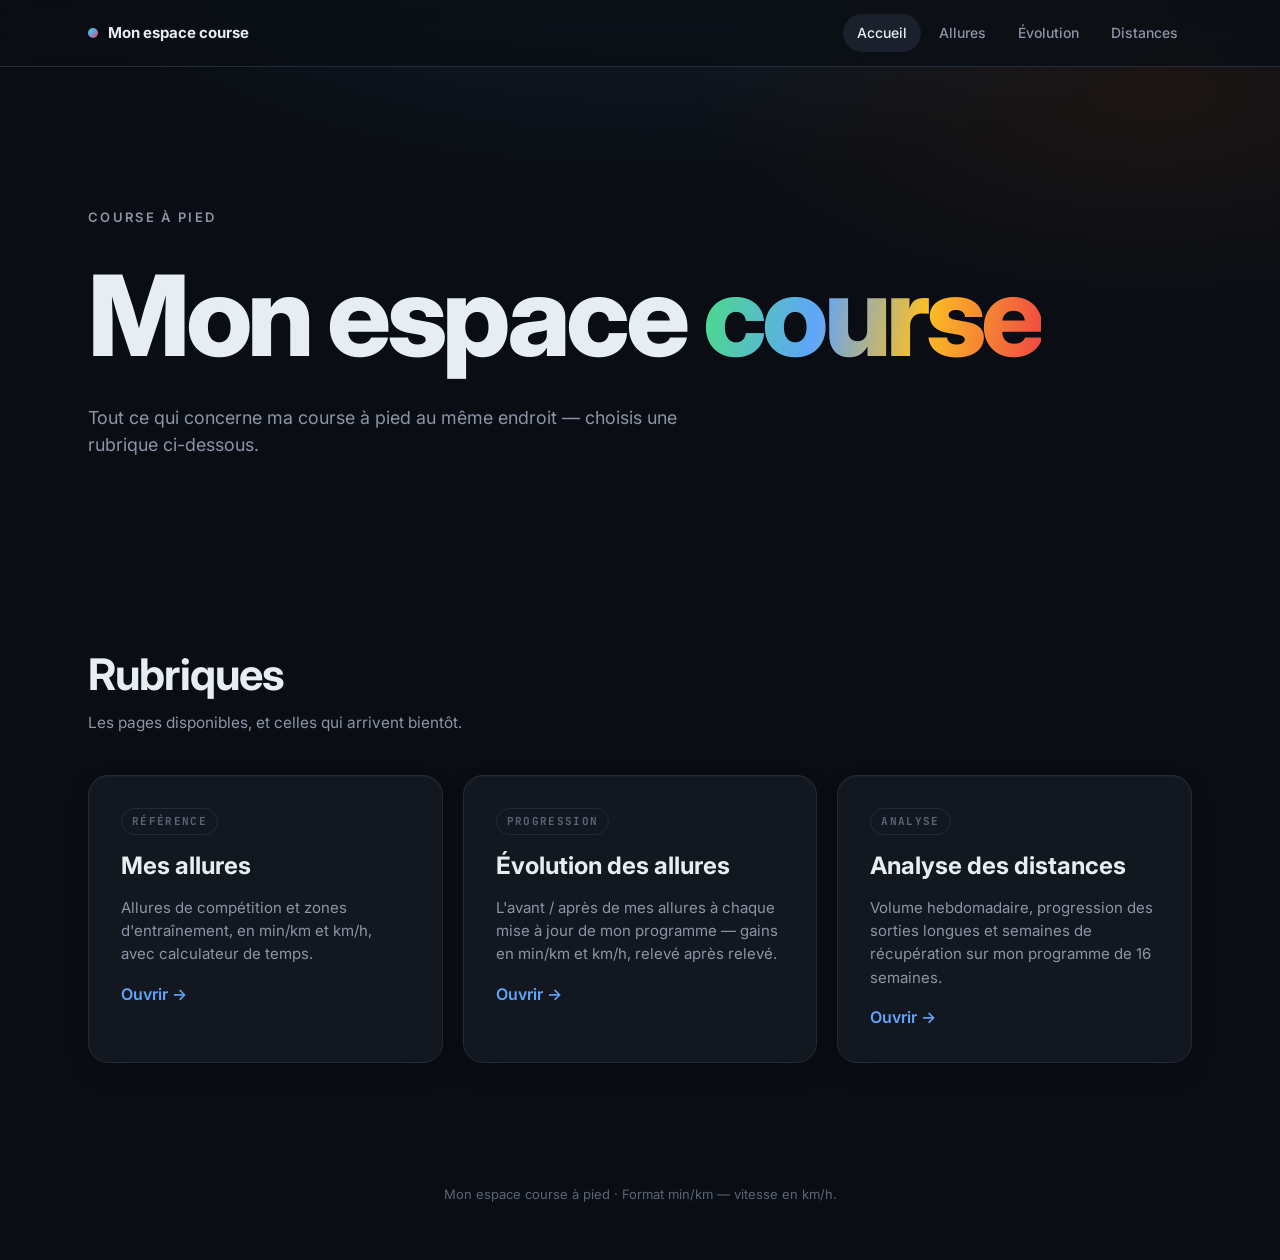
<file: index.html>
<!DOCTYPE html>
<html lang="fr">
  <head>
    <meta charset="UTF-8" />
    <meta name="viewport" content="width=device-width, initial-scale=1.0" />
    <title>Accueil · Course à pied</title>
    <meta name="description" content="Mon espace course à pied — allures personnelles et plus à venir." />

    <link rel="preconnect" href="https://fonts.googleapis.com" />
    <link rel="preconnect" href="https://fonts.gstatic.com" crossorigin />
    <link
      href="https://fonts.googleapis.com/css2?family=Inter:wght@400;500;600;700;800&family=JetBrains+Mono:wght@500;700&display=swap"
      rel="stylesheet"
    />

    <link rel="stylesheet" href="style.css" />
  </head>

  <body>
    <nav class="site-nav" aria-label="Navigation principale">
      <div class="site-nav__inner">
        <a class="site-nav__brand" href="/">
          <span class="site-nav__brand-dot" aria-hidden="true"></span>
          Mon espace course
        </a>
        <div class="site-nav__links">
          <a class="site-nav__link" href="/" aria-current="page">Accueil</a>
          <a class="site-nav__link" href="/allures">Allures</a>
          <a class="site-nav__link" href="/evolution">Évolution</a>
          <a class="site-nav__link" href="/distance">Distances</a>
        </div>
      </div>
    </nav>

    <header class="hero">
      <div class="hero__inner">
        <p class="hero__eyebrow">Course à pied</p>
        <h1 class="hero__title">
          Mon espace <span class="hero__title-accent">course</span>
        </h1>
        <p class="hero__subtitle">
          Tout ce qui concerne ma course à pied au même endroit — choisis une
          rubrique ci-dessous.
        </p>
      </div>
    </header>

    <main>
      <section class="section" aria-labelledby="hub-title">
        <div class="section__header">
          <h2 id="hub-title" class="section__title">Rubriques</h2>
          <p class="section__subtitle">
            Les pages disponibles, et celles qui arrivent bientôt.
          </p>
        </div>

        <div class="nav-grid">
          <a class="nav-card" href="/allures">
            <span class="nav-card__tag">Référence</span>
            <span class="nav-card__title">Mes allures</span>
            <span class="nav-card__desc">
              Allures de compétition et zones d'entraînement, en min/km et km/h,
              avec calculateur de temps.
            </span>
            <span class="nav-card__cta">Ouvrir →</span>
          </a>

          <a class="nav-card" href="/evolution">
            <span class="nav-card__tag">Progression</span>
            <span class="nav-card__title">Évolution des allures</span>
            <span class="nav-card__desc">
              L'avant / après de mes allures à chaque mise à jour de mon
              programme — gains en min/km et km/h, relevé après relevé.
            </span>
            <span class="nav-card__cta">Ouvrir →</span>
          </a>

          <a class="nav-card" href="/distance">
            <span class="nav-card__tag">Analyse</span>
            <span class="nav-card__title">Analyse des distances</span>
            <span class="nav-card__desc">
              Volume hebdomadaire, progression des sorties longues et semaines
              de récupération sur mon programme de 16 semaines.
            </span>
            <span class="nav-card__cta">Ouvrir →</span>
          </a>
        </div>
      </section>
    </main>

    <footer class="footer">
      <p>Mon espace course à pied · Format min/km — vitesse en km/h.</p>
    </footer>
  </body>
</html>
</file>
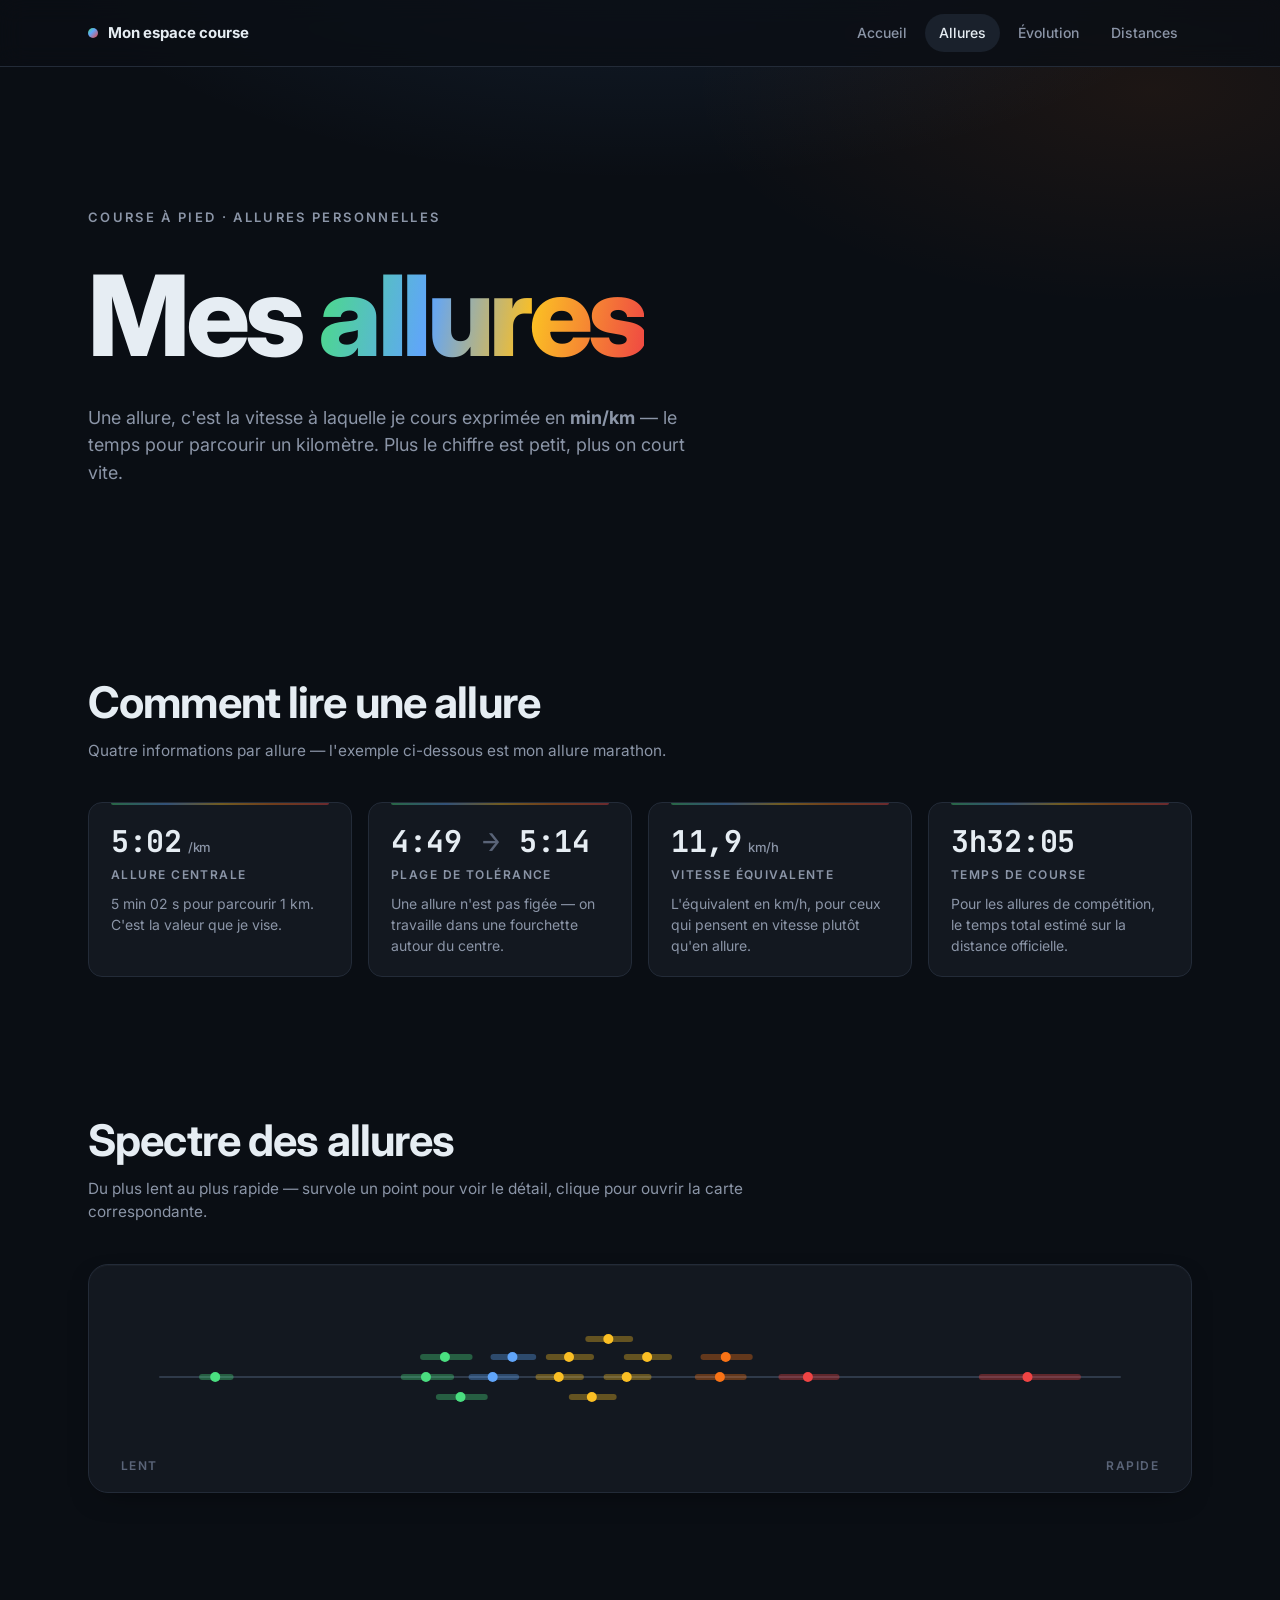
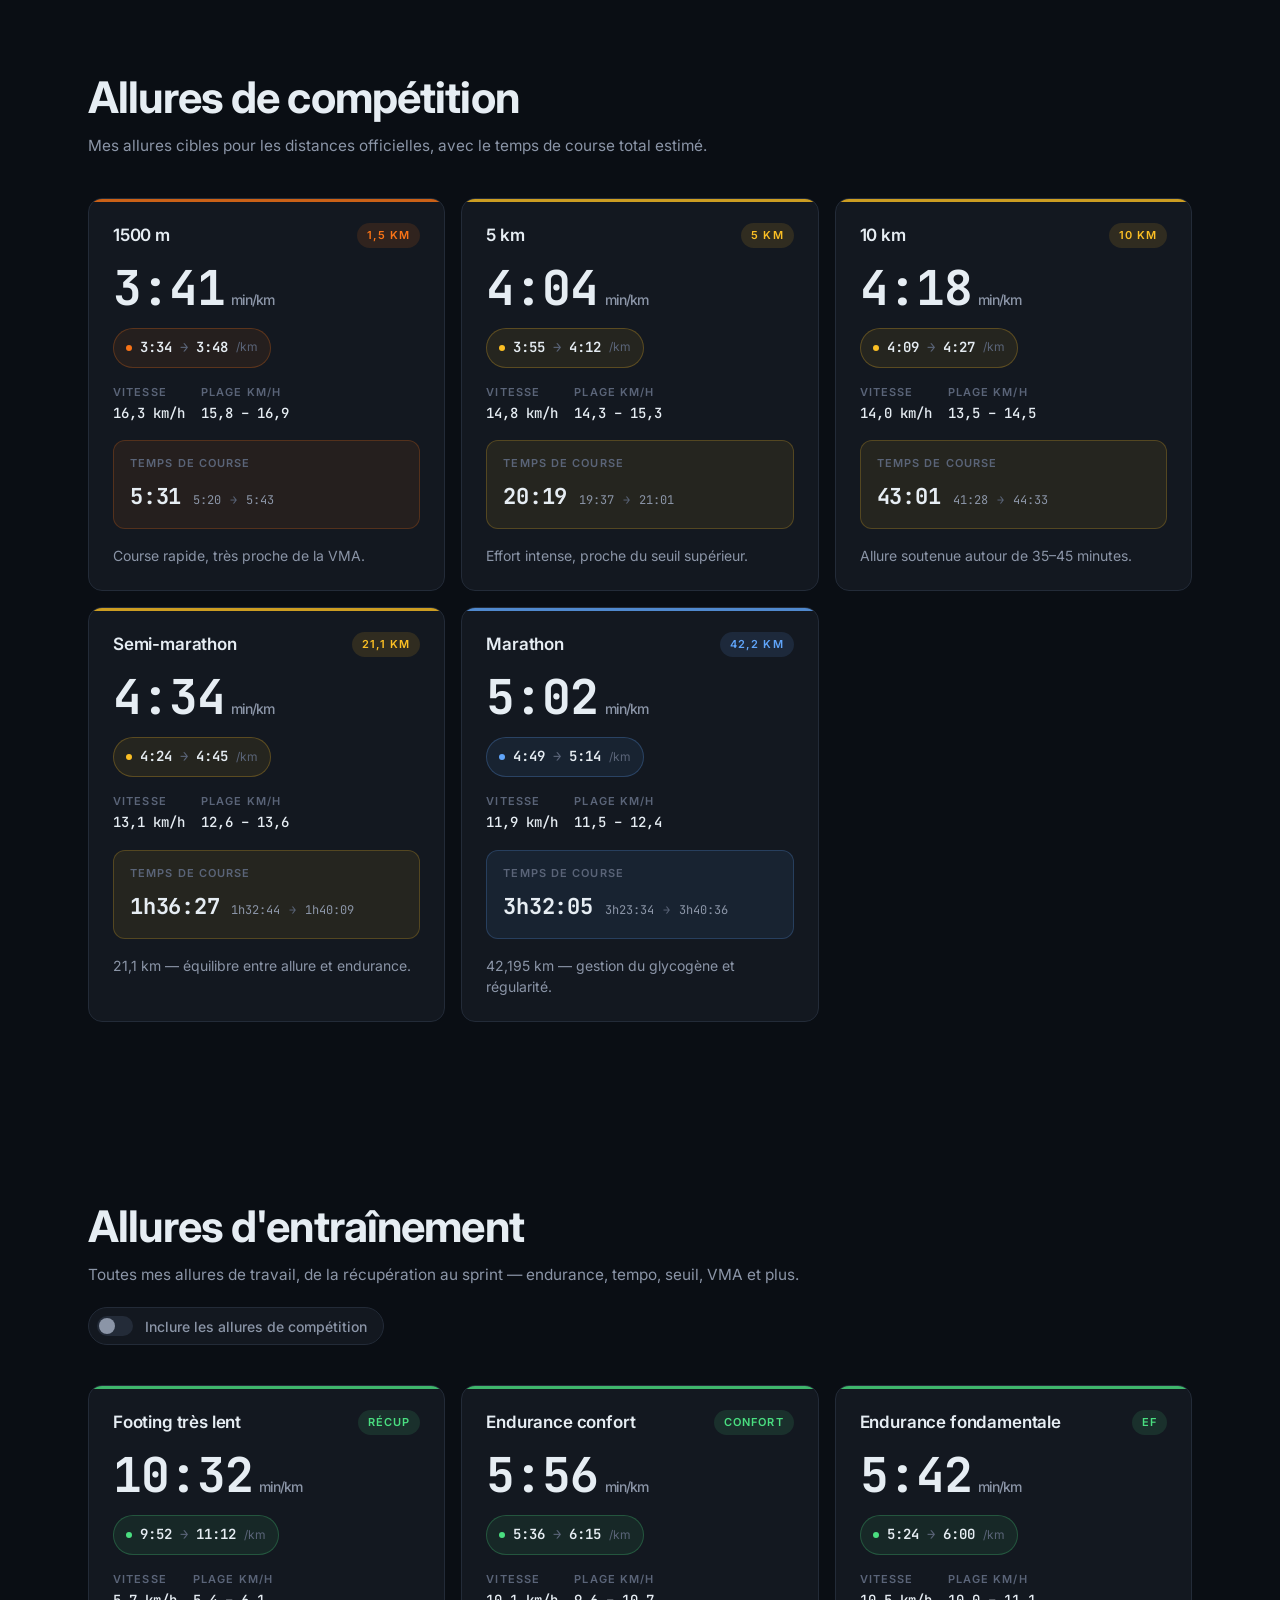
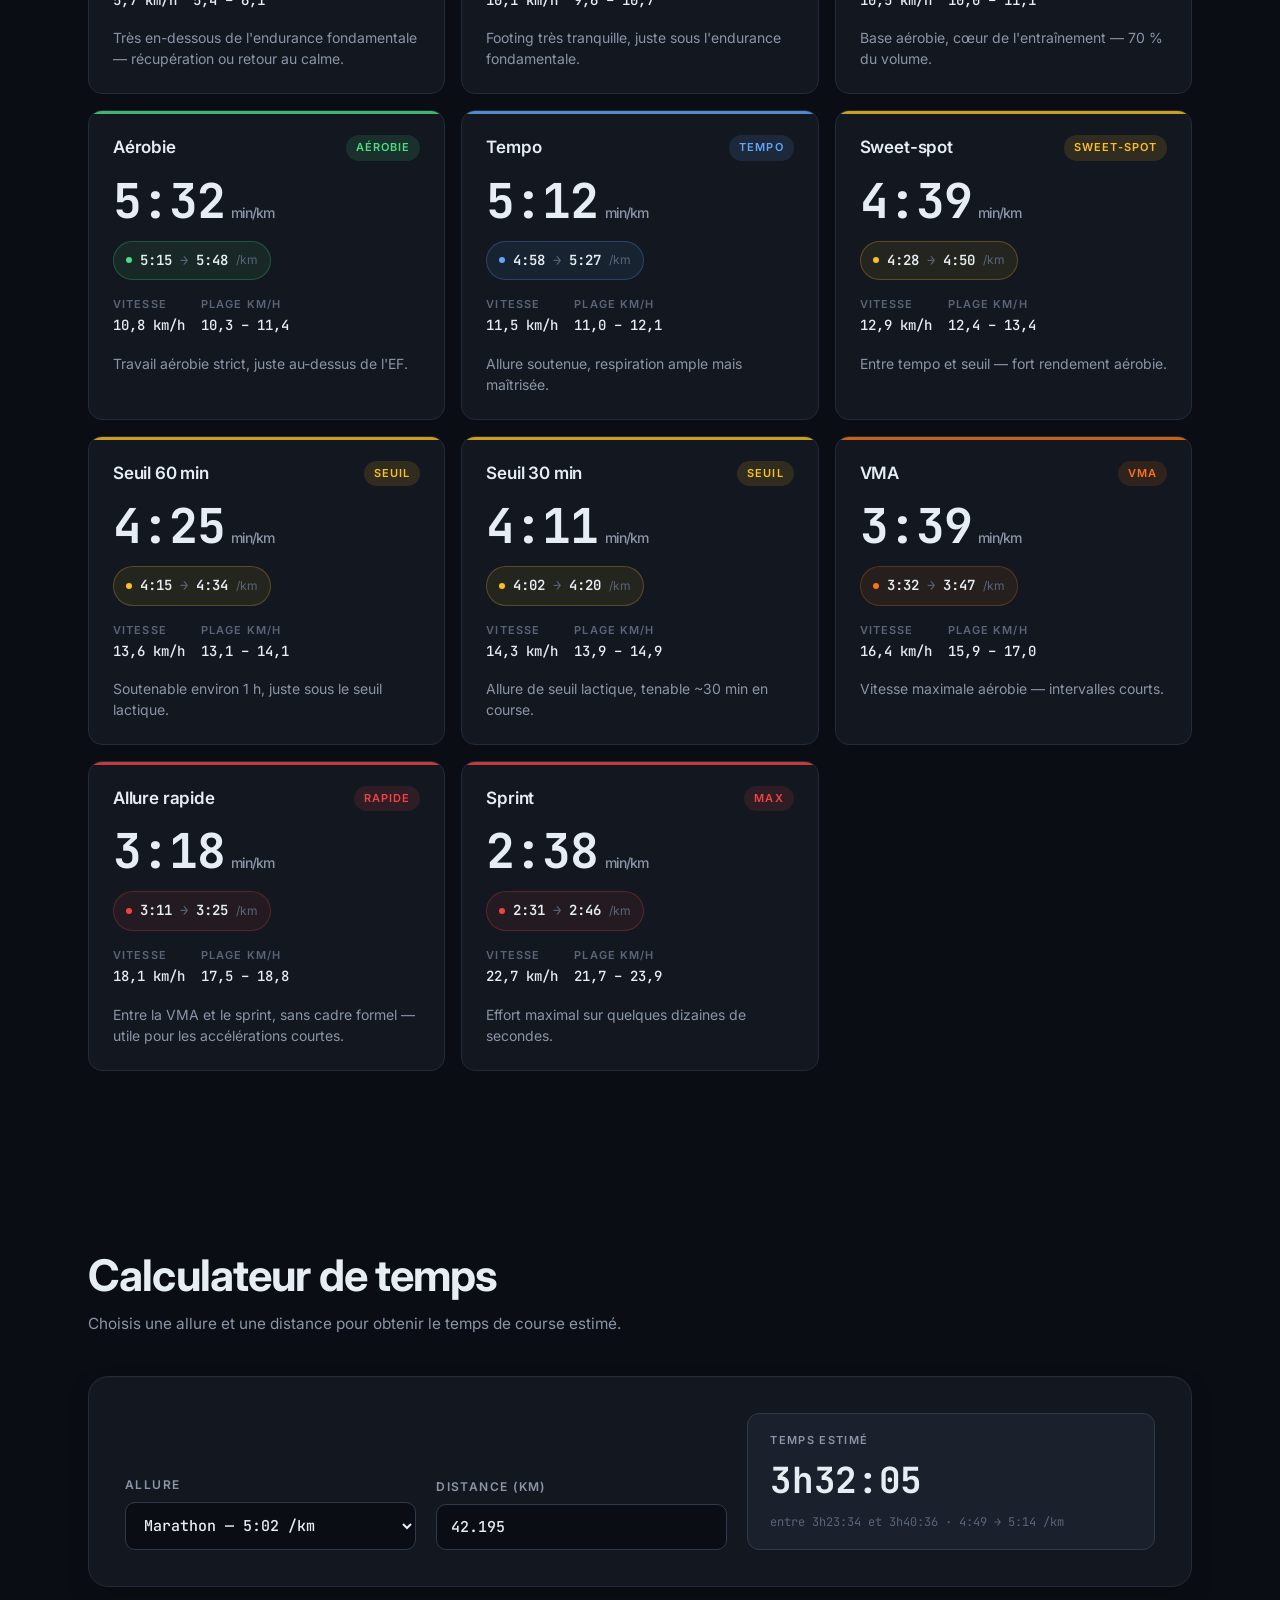
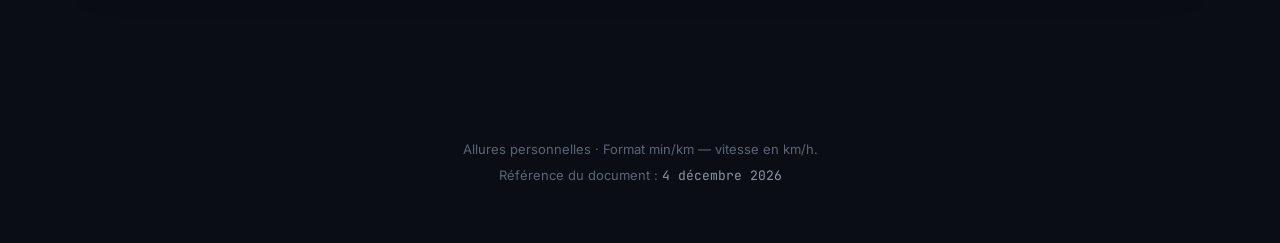
<file: allures.html>
<!DOCTYPE html>
<html lang="fr">
  <head>
    <meta charset="UTF-8" />
    <meta name="viewport" content="width=device-width, initial-scale=1.0" />
    <title>Mes allures · Course à pied</title>
    <meta name="description" content="Mes allures de course personnelles : compétition, zones d'entraînement et intensités générales — en min/km et km/h." />

    <link rel="preconnect" href="https://fonts.googleapis.com" />
    <link rel="preconnect" href="https://fonts.gstatic.com" crossorigin />
    <link
      href="https://fonts.googleapis.com/css2?family=Inter:wght@400;500;600;700;800&family=JetBrains+Mono:wght@500;700&display=swap"
      rel="stylesheet"
    />

    <link rel="stylesheet" href="style.css" />
  </head>

  <body>
    <nav class="site-nav" aria-label="Navigation principale">
      <div class="site-nav__inner">
        <a class="site-nav__brand" href="/">
          <span class="site-nav__brand-dot" aria-hidden="true"></span>
          Mon espace course
        </a>
        <div class="site-nav__links">
          <a class="site-nav__link" href="/">Accueil</a>
          <a class="site-nav__link" href="/allures" aria-current="page">Allures</a>
          <a class="site-nav__link" href="/evolution">Évolution</a>
          <a class="site-nav__link" href="/distance">Distances</a>
        </div>
      </div>
    </nav>

    <header class="hero">
      <div class="hero__inner">
        <p class="hero__eyebrow">Course à pied · Allures personnelles</p>
        <h1 class="hero__title">
          Mes <span class="hero__title-accent">allures</span>
        </h1>
        <p class="hero__subtitle">
          Une allure, c'est la vitesse à laquelle je cours exprimée en
          <strong>min/km</strong> — le temps pour parcourir un kilomètre.
          Plus le chiffre est petit, plus on court vite.
        </p>
      </div>
    </header>

    <main>
      <section class="section section--intro" aria-labelledby="intro-title">
        <div class="section__header">
          <h2 id="intro-title" class="section__title">Comment lire une allure</h2>
          <p class="section__subtitle">
            Quatre informations par allure — l'exemple ci-dessous est mon allure
            marathon.
          </p>
        </div>

        <ul class="intro-grid">
          <li class="intro-item">
            <span class="intro-item__value">5:02<span class="intro-item__unit">/km</span></span>
            <span class="intro-item__label">Allure centrale</span>
            <span class="intro-item__desc">
              5 min 02 s pour parcourir 1 km. C'est la valeur que je vise.
            </span>
          </li>
          <li class="intro-item">
            <span class="intro-item__value">4:49 <span class="intro-item__arrow">→</span> 5:14</span>
            <span class="intro-item__label">Plage de tolérance</span>
            <span class="intro-item__desc">
              Une allure n'est pas figée — on travaille dans une fourchette
              autour du centre.
            </span>
          </li>
          <li class="intro-item">
            <span class="intro-item__value">11,9<span class="intro-item__unit">km/h</span></span>
            <span class="intro-item__label">Vitesse équivalente</span>
            <span class="intro-item__desc">
              L'équivalent en km/h, pour ceux qui pensent en vitesse plutôt
              qu'en allure.
            </span>
          </li>
          <li class="intro-item">
            <span class="intro-item__value">3h32:05</span>
            <span class="intro-item__label">Temps de course</span>
            <span class="intro-item__desc">
              Pour les allures de compétition, le temps total estimé sur la
              distance officielle.
            </span>
          </li>
        </ul>
      </section>

      <section class="section section--spectrum" aria-labelledby="spectrum-title">
        <div class="section__header">
          <h2 id="spectrum-title" class="section__title">Spectre des allures</h2>
          <p class="section__subtitle">
            Du plus lent au plus rapide — survole un point pour voir le détail,
            clique pour ouvrir la carte correspondante.
          </p>
        </div>

        <figure class="spectrum" role="group" aria-label="Spectre des allures">
          <svg
            class="spectrum__svg"
            viewBox="0 0 1000 160"
            preserveAspectRatio="xMidYMid meet"
          >
            <line
              class="spectrum__axis"
              x1="20"
              y1="80"
              x2="980"
              y2="80"
            />
            <g class="spectrum__points" data-points></g>
          </svg>

          <div class="spectrum__labels">
            <span>Lent</span>
            <span>Rapide</span>
          </div>

          <div class="spectrum__tooltip" role="tooltip" hidden>
            <strong data-tip-label></strong>
            <span data-tip-pace></span>
            <span data-tip-speed></span>
          </div>
        </figure>
      </section>

      <section class="section" aria-labelledby="competition-title" data-section="competition">
        <div class="section__header">
          <h2 id="competition-title" class="section__title">Allures de compétition</h2>
          <p class="section__subtitle">
            Mes allures cibles pour les distances officielles, avec le temps de
            course total estimé.
          </p>
        </div>
        <div class="cards" data-grid="competition"></div>
      </section>

      <section class="section" aria-labelledby="training-title">
        <div class="section__header">
          <h2 id="training-title" class="section__title">Allures d'entraînement</h2>
          <p class="section__subtitle">
            Toutes mes allures de travail, de la récupération au sprint —
            endurance, tempo, seuil, VMA et plus.
          </p>

          <button
            class="toggle"
            type="button"
            data-toggle-comp
            aria-pressed="false"
          >
            <span class="toggle__switch" aria-hidden="true">
              <span class="toggle__knob"></span>
            </span>
            <span class="toggle__label">Inclure les allures de compétition</span>
          </button>
        </div>
        <div class="cards" data-grid="training"></div>
      </section>

      <section class="section section--calculator" aria-labelledby="calc-title">
        <div class="section__header">
          <h2 id="calc-title" class="section__title">Calculateur de temps</h2>
          <p class="section__subtitle">
            Choisis une allure et une distance pour obtenir le temps de course
            estimé.
          </p>
        </div>

        <form class="calculator" data-calculator>
          <div class="calculator__field">
            <label for="calc-pace">Allure</label>
            <select id="calc-pace" data-calc-pace></select>
          </div>

          <div class="calculator__field">
            <label for="calc-distance">Distance (km)</label>
            <input
              id="calc-distance"
              type="number"
              min="0.1"
              step="0.1"
              value="10"
              data-calc-distance
            />
          </div>

          <div class="calculator__result" aria-live="polite">
            <span class="calculator__result-label">Temps estimé</span>
            <strong class="calculator__result-value" data-calc-result>—</strong>
            <span class="calculator__result-meta" data-calc-meta></span>
          </div>
        </form>
      </section>
    </main>

    <footer class="footer">
      <p>
        Allures personnelles · Format min/km — vitesse en km/h.
      </p>
      <p class="footer__date">
        Référence du document :
        <time data-today datetime="">—</time>
      </p>
    </footer>

    <script src="app.js" defer></script>
  </body>
</html>
</file>
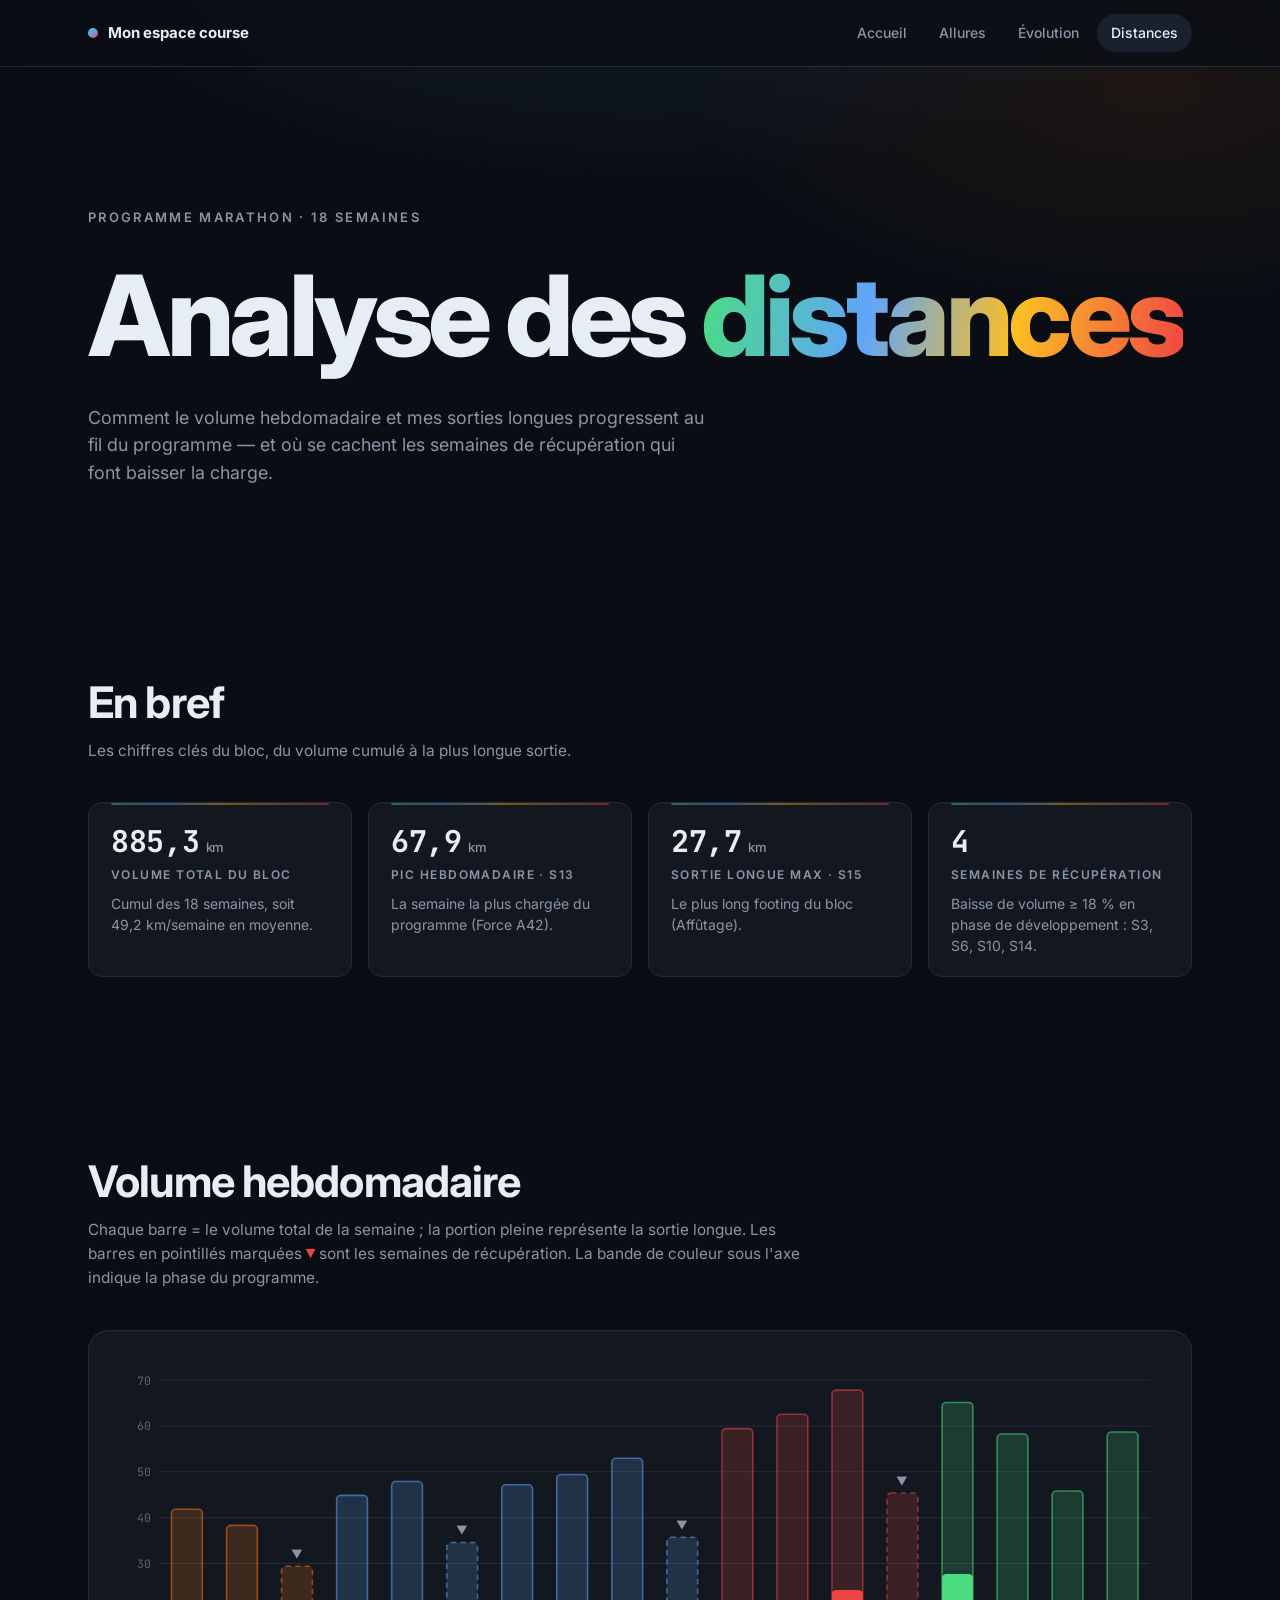
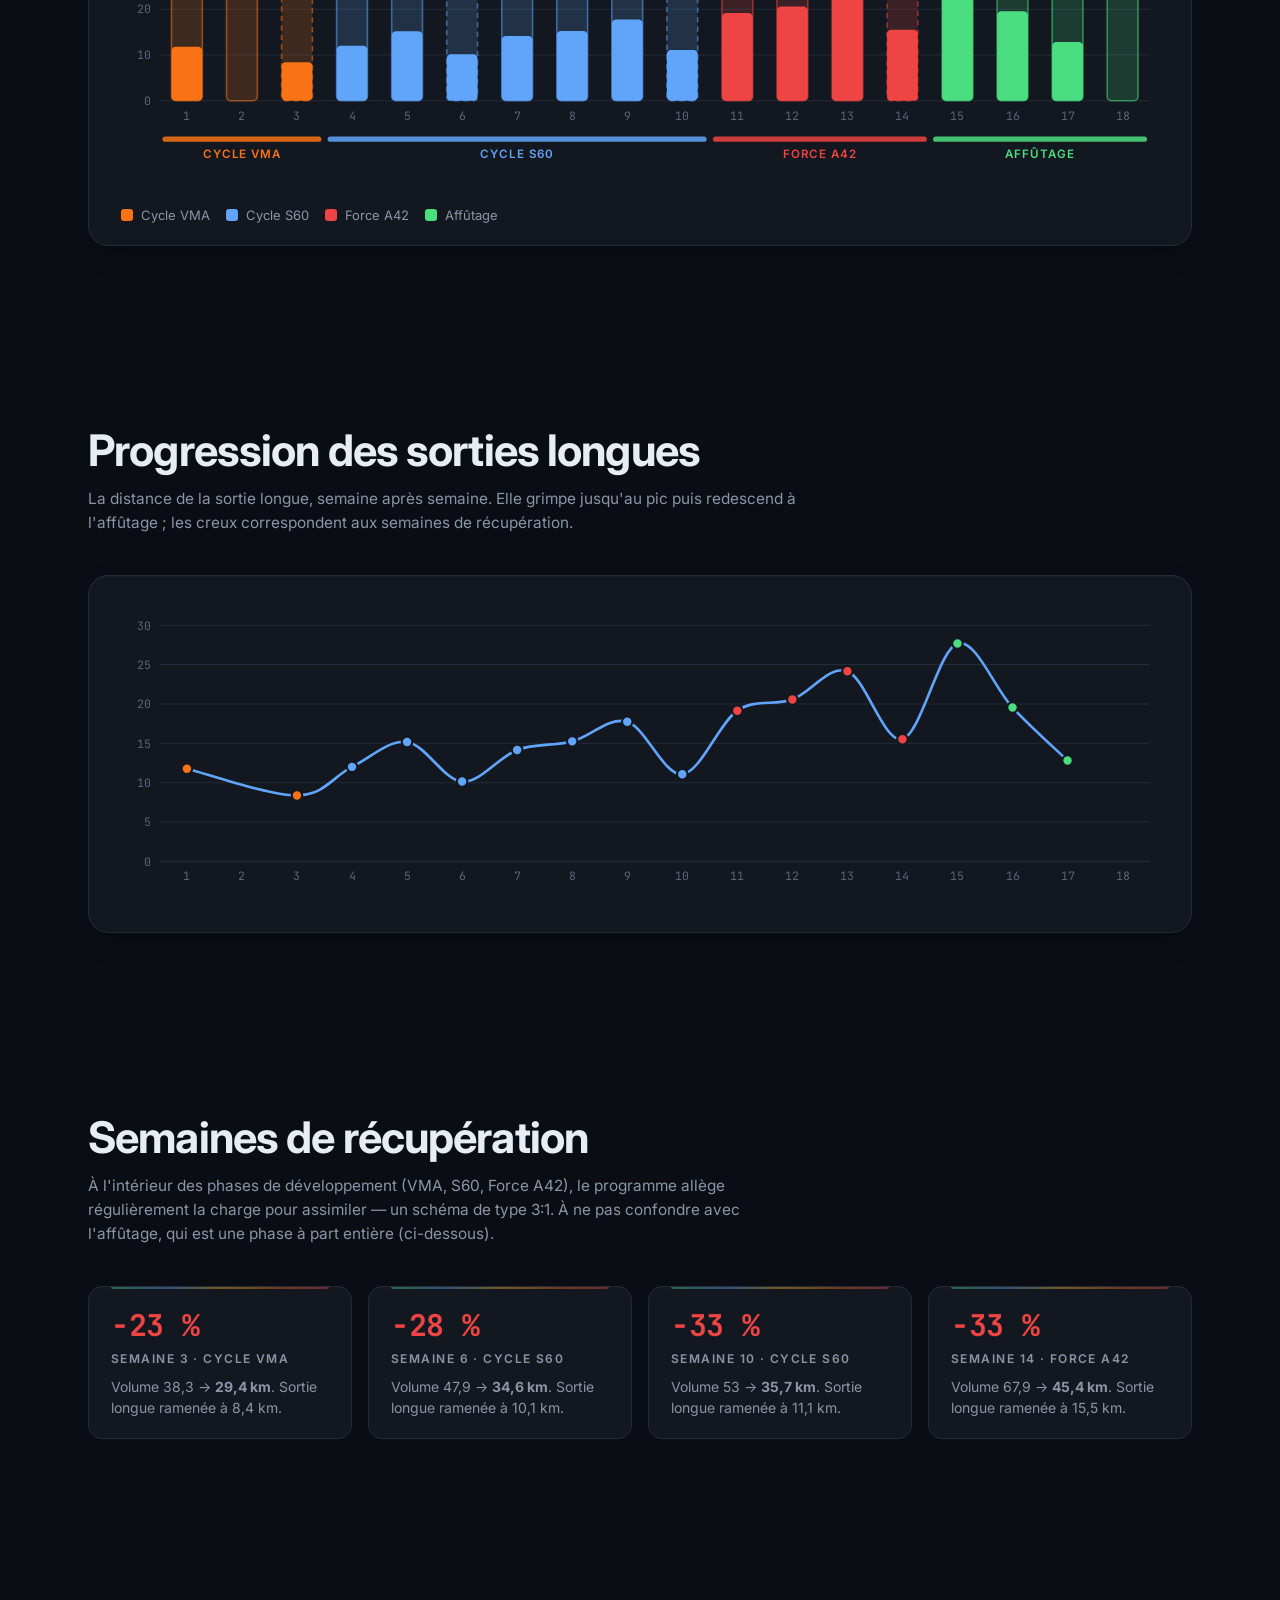
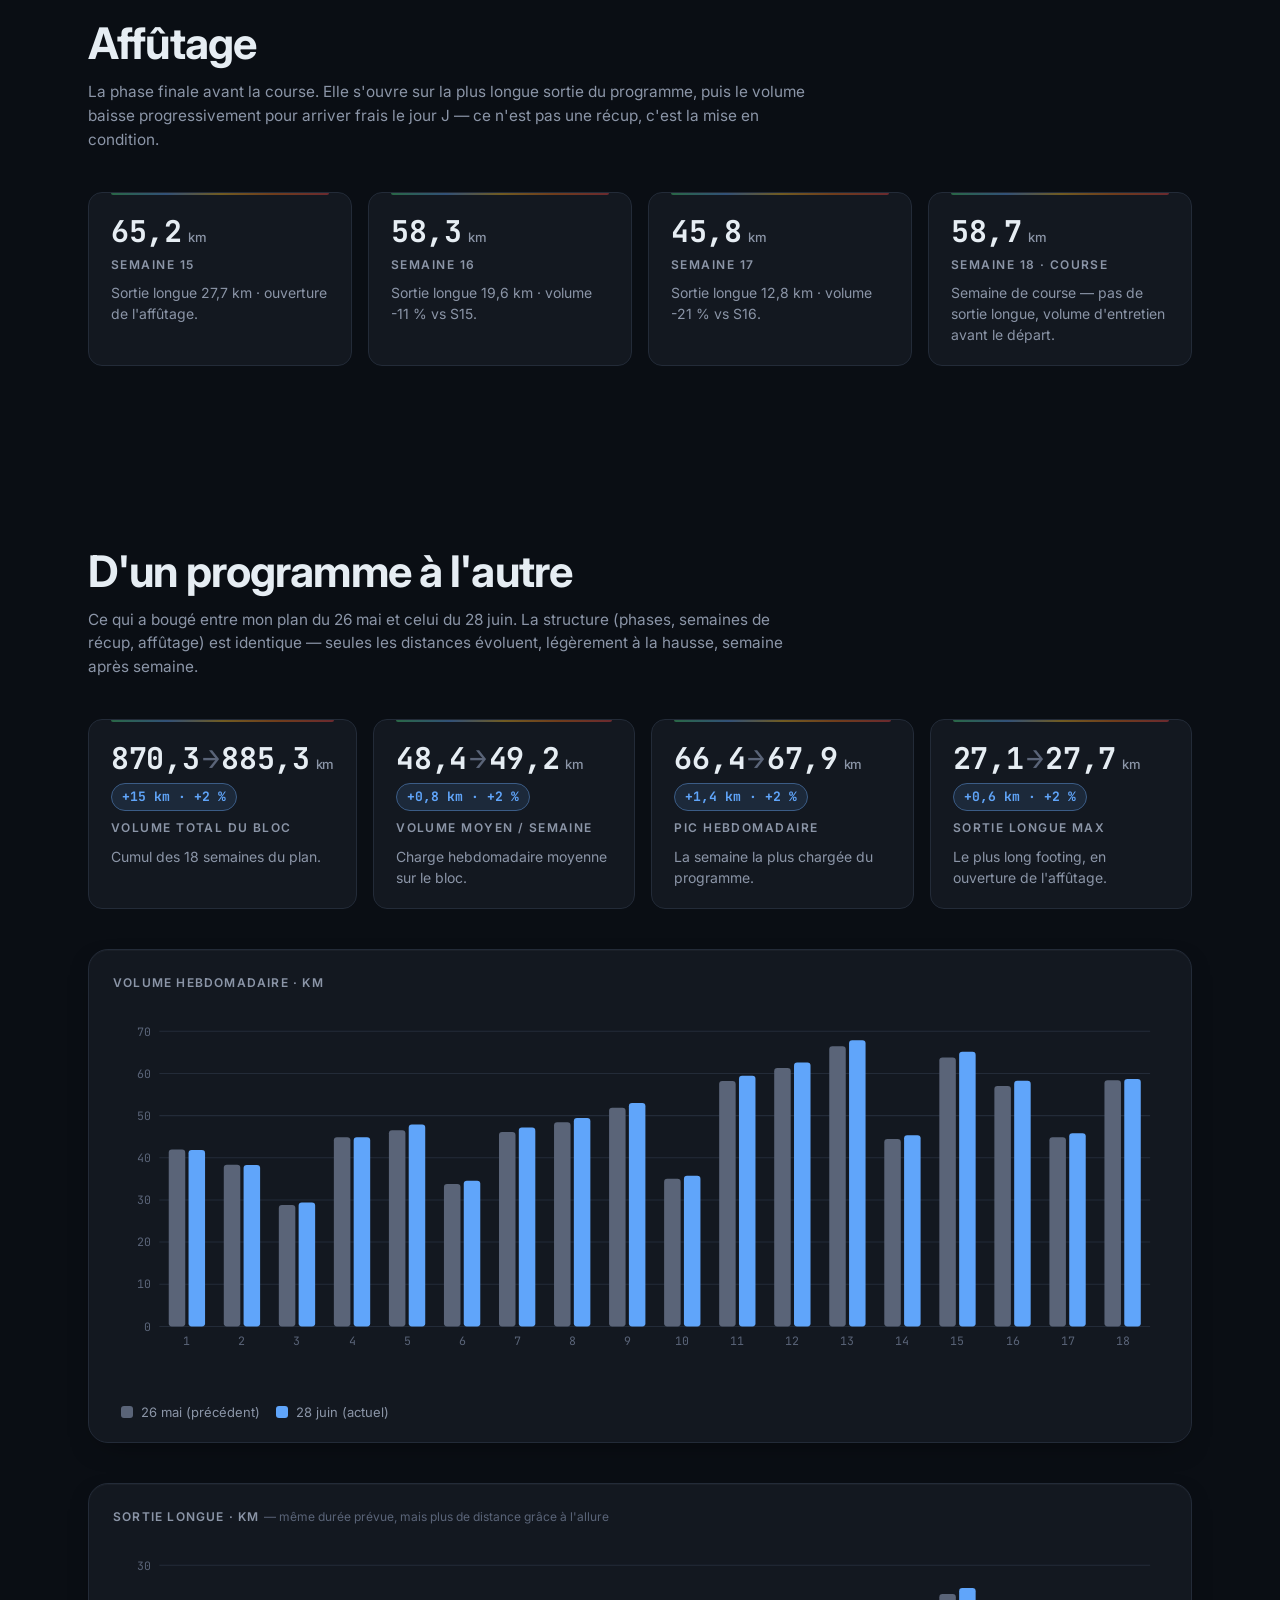
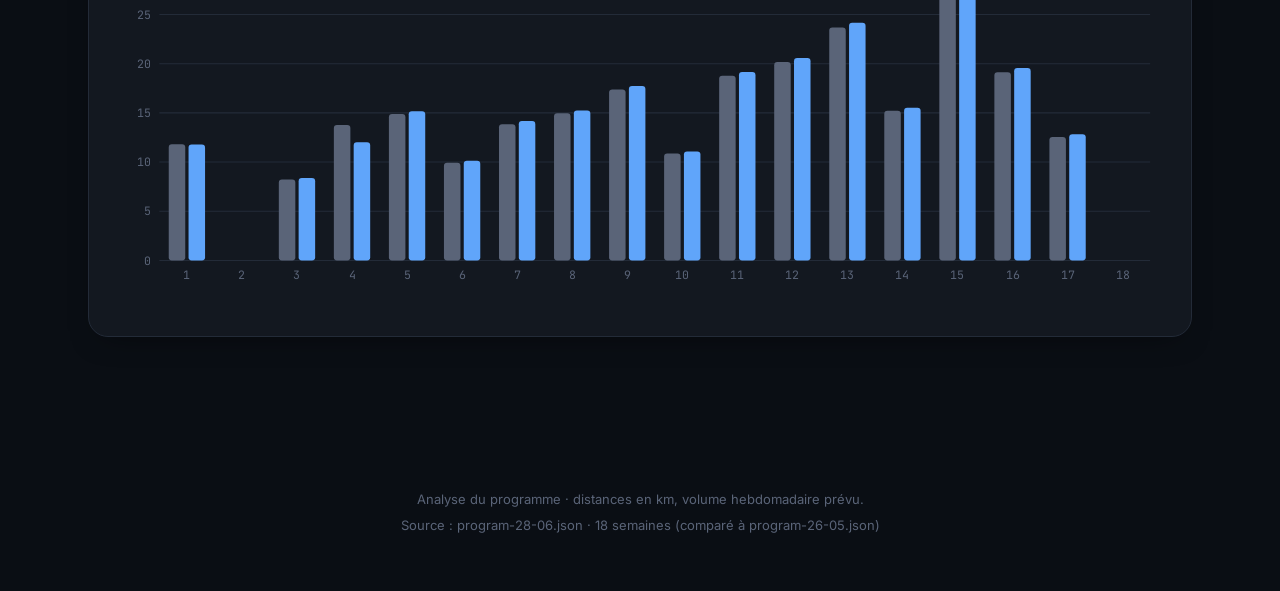
<file: distance.html>
<!DOCTYPE html>
<html lang="fr">
  <head>
    <meta charset="UTF-8" />
    <meta name="viewport" content="width=device-width, initial-scale=1.0" />
    <title>Analyse des distances · Course à pied</title>
    <meta name="description" content="Analyse du programme marathon sur 18 semaines : volume hebdomadaire, progression des sorties longues et semaines de récupération." />

    <link rel="preconnect" href="https://fonts.googleapis.com" />
    <link rel="preconnect" href="https://fonts.gstatic.com" crossorigin />
    <link
      href="https://fonts.googleapis.com/css2?family=Inter:wght@400;500;600;700;800&family=JetBrains+Mono:wght@500;700&display=swap"
      rel="stylesheet"
    />

    <link rel="stylesheet" href="style.css" />
  </head>

  <body>
    <nav class="site-nav" aria-label="Navigation principale">
      <div class="site-nav__inner">
        <a class="site-nav__brand" href="/">
          <span class="site-nav__brand-dot" aria-hidden="true"></span>
          Mon espace course
        </a>
        <div class="site-nav__links">
          <a class="site-nav__link" href="/">Accueil</a>
          <a class="site-nav__link" href="/allures">Allures</a>
          <a class="site-nav__link" href="/evolution">Évolution</a>
          <a class="site-nav__link" href="/distance" aria-current="page">Distances</a>
        </div>
      </div>
    </nav>

    <header class="hero">
      <div class="hero__inner">
        <p class="hero__eyebrow">Programme marathon · 18 semaines</p>
        <h1 class="hero__title">
          Analyse des <span class="hero__title-accent">distances</span>
        </h1>
        <p class="hero__subtitle">
          Comment le volume hebdomadaire et mes sorties longues progressent au
          fil du programme — et où se cachent les semaines de récupération qui
          font baisser la charge.
        </p>
      </div>
    </header>

    <main>
      <section class="section section--intro" aria-labelledby="summary-title">
        <div class="section__header">
          <h2 id="summary-title" class="section__title">En bref</h2>
          <p class="section__subtitle">
            Les chiffres clés du bloc, du volume cumulé à la plus longue sortie.
          </p>
        </div>
        <ul class="intro-grid" data-summary></ul>
      </section>

      <section class="section" aria-labelledby="volume-title">
        <div class="section__header">
          <h2 id="volume-title" class="section__title">Volume hebdomadaire</h2>
          <p class="section__subtitle">
            Chaque barre = le volume total de la semaine ; la portion pleine
            représente la sortie longue. Les barres en pointillés marquées
            <span class="chart__down">▼</span> sont les semaines de récupération.
            La bande de couleur sous l'axe indique la phase du programme.
          </p>
        </div>

        <figure class="chart">
          <svg
            class="chart__svg"
            viewBox="0 0 1000 412"
            preserveAspectRatio="xMidYMid meet"
            data-bar-chart
            role="group"
            aria-label="Diagramme en barres du volume hebdomadaire et de la part des sorties longues sur 18 semaines"
          ></svg>
          <div class="chart__legend" data-legend></div>
          <div class="chart__tooltip" role="tooltip" data-bar-tooltip hidden>
            <strong data-tip-title></strong>
            <span data-tip-total></span>
            <span data-tip-long></span>
            <span class="chart__tooltip-change" data-tip-change></span>
          </div>
        </figure>
      </section>

      <section class="section" aria-labelledby="long-title">
        <div class="section__header">
          <h2 id="long-title" class="section__title">Progression des sorties longues</h2>
          <p class="section__subtitle">
            La distance de la sortie longue, semaine après semaine. Elle grimpe
            jusqu'au pic puis redescend à l'affûtage ; les creux correspondent
            aux semaines de récupération.
          </p>
        </div>

        <figure class="chart">
          <svg
            class="chart__svg"
            viewBox="0 0 1000 300"
            preserveAspectRatio="xMidYMid meet"
            data-long-chart
            role="group"
            aria-label="Courbe de progression des distances de sorties longues sur 18 semaines"
          ></svg>
          <div class="chart__tooltip" role="tooltip" data-long-tooltip hidden>
            <strong data-tip-title></strong>
            <span data-tip-long></span>
            <span class="chart__tooltip-change" data-tip-sub></span>
          </div>
        </figure>
      </section>

      <section class="section" aria-labelledby="recovery-title">
        <div class="section__header">
          <h2 id="recovery-title" class="section__title">Semaines de récupération</h2>
          <p class="section__subtitle">
            À l'intérieur des phases de développement (VMA, S60, Force A42), le
            programme allège régulièrement la charge pour assimiler — un schéma
            de type 3:1. À ne pas confondre avec l'affûtage, qui est une phase à
            part entière (ci-dessous).
          </p>
        </div>
        <ul class="intro-grid" data-recovery></ul>
      </section>

      <section class="section" aria-labelledby="affutage-title">
        <div class="section__header">
          <h2 id="affutage-title" class="section__title">Affûtage</h2>
          <p class="section__subtitle">
            La phase finale avant la course. Elle s'ouvre sur la plus longue
            sortie du programme, puis le volume baisse progressivement pour
            arriver frais le jour J — ce n'est pas une récup, c'est la mise en
            condition.
          </p>
        </div>
        <ul class="intro-grid" data-affutage></ul>
      </section>

      <section class="section section--calculator" aria-labelledby="compare-title">
        <div class="section__header">
          <h2 id="compare-title" class="section__title">D'un programme à l'autre</h2>
          <p class="section__subtitle">
            Ce qui a bougé entre mon plan du 26 mai et celui du 28 juin. La
            structure (phases, semaines de récup, affûtage) est identique — seules
            les distances évoluent, légèrement à la hausse, semaine après semaine.
          </p>
        </div>
        <ul class="intro-grid" data-compare></ul>

        <figure class="chart">
          <figcaption class="chart__caption">Volume hebdomadaire · km</figcaption>
          <svg
            class="chart__svg"
            viewBox="0 0 1000 360"
            preserveAspectRatio="xMidYMid meet"
            data-compare-chart
            role="group"
            aria-label="Histogramme comparant le volume hebdomadaire des programmes du 26 mai et du 28 juin sur 18 semaines"
          ></svg>
          <div class="chart__legend" data-compare-legend></div>
          <div class="chart__tooltip" role="tooltip" data-compare-tooltip hidden>
            <strong data-tip-title></strong>
            <span data-tip-prev></span>
            <span data-tip-cur></span>
            <span class="chart__tooltip-change" data-tip-delta></span>
          </div>
        </figure>

        <figure class="chart">
          <figcaption class="chart__caption">
            Sortie longue · km
            <span class="chart__caption-note">— même durée prévue, mais plus de distance grâce à l'allure</span>
          </figcaption>
          <svg
            class="chart__svg"
            viewBox="0 0 1000 360"
            preserveAspectRatio="xMidYMid meet"
            data-compare-long-chart
            role="group"
            aria-label="Histogramme comparant la distance des sorties longues des programmes du 26 mai et du 28 juin sur 18 semaines"
          ></svg>
          <div class="chart__tooltip" role="tooltip" data-compare-long-tooltip hidden>
            <strong data-tip-title></strong>
            <span data-tip-prev></span>
            <span data-tip-cur></span>
            <span class="chart__tooltip-change" data-tip-delta></span>
          </div>
        </figure>
      </section>
    </main>

    <footer class="footer">
      <p>Analyse du programme · distances en km, volume hebdomadaire prévu.</p>
      <p class="footer__date">
        Source : program-28-06.json · 18 semaines (comparé à program-26-05.json)
      </p>
    </footer>

    <script src="distance.js" defer></script>
  </body>
</html>
</file>
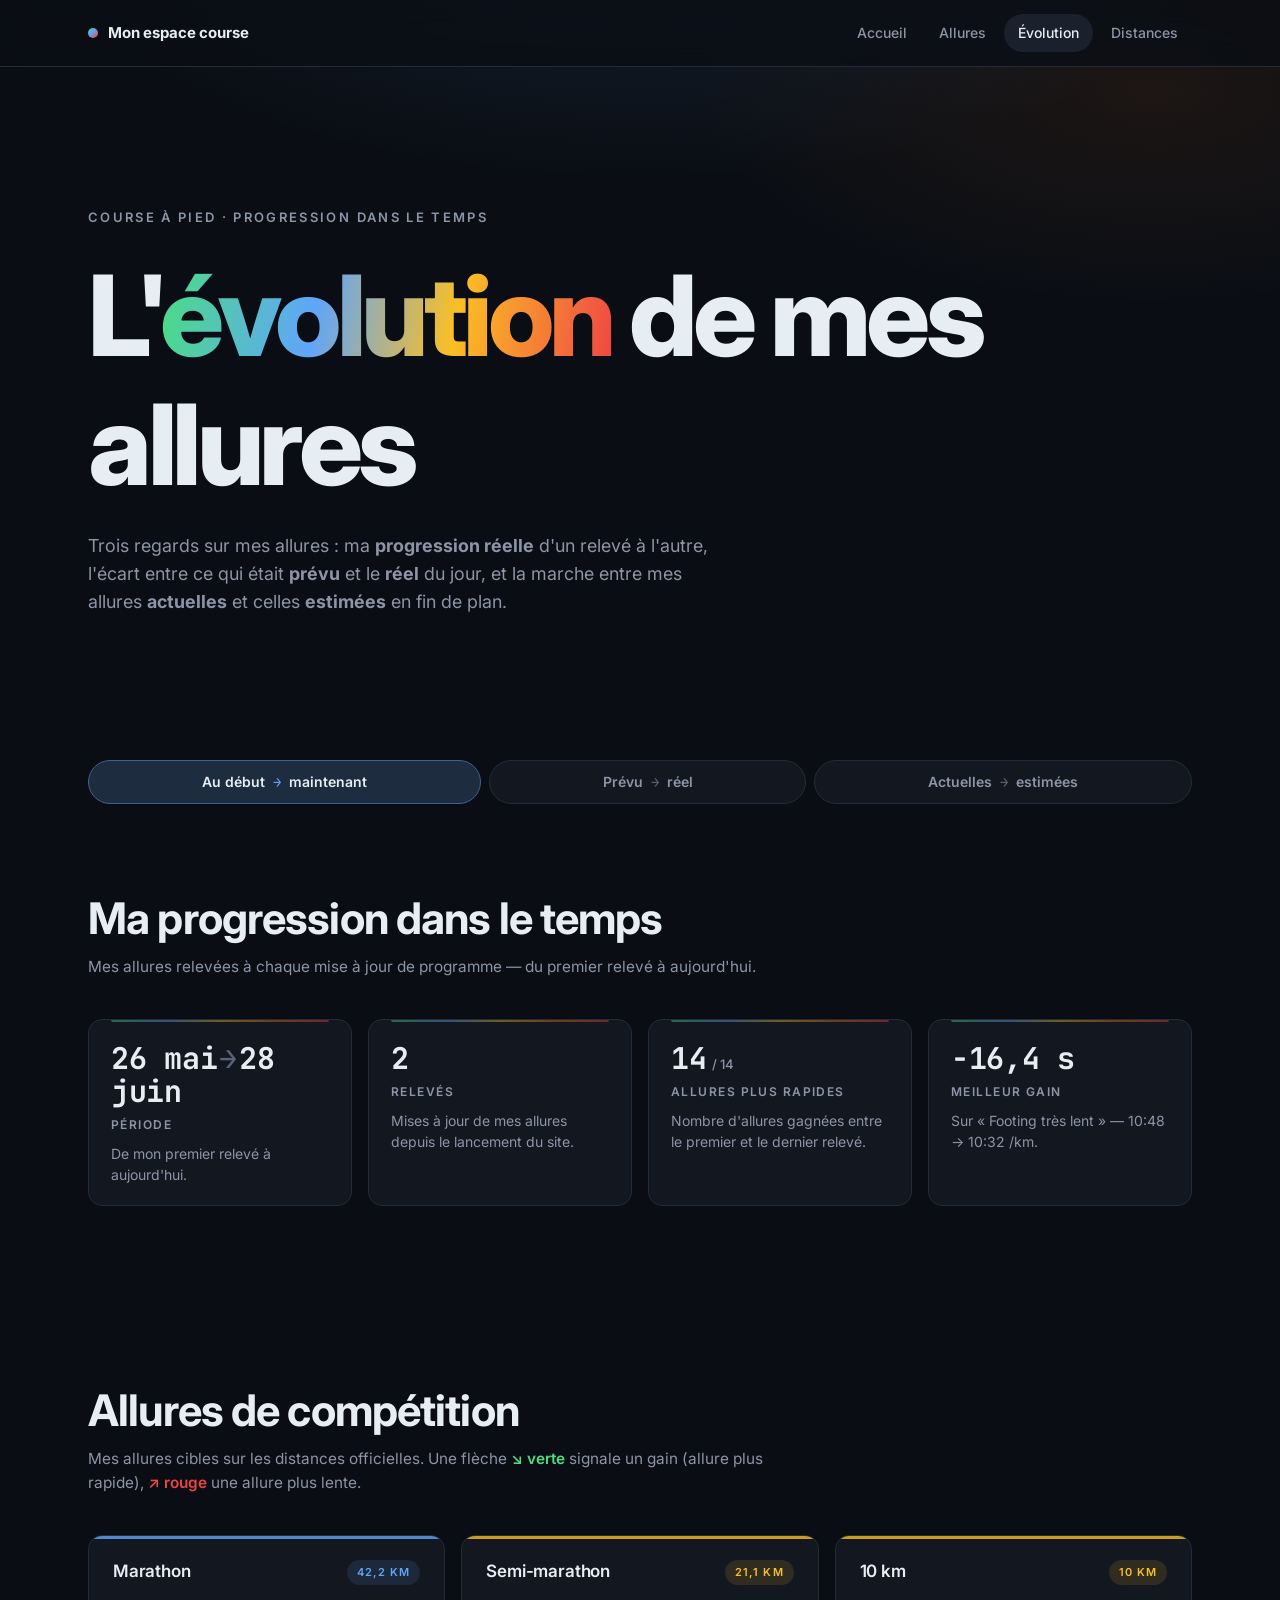
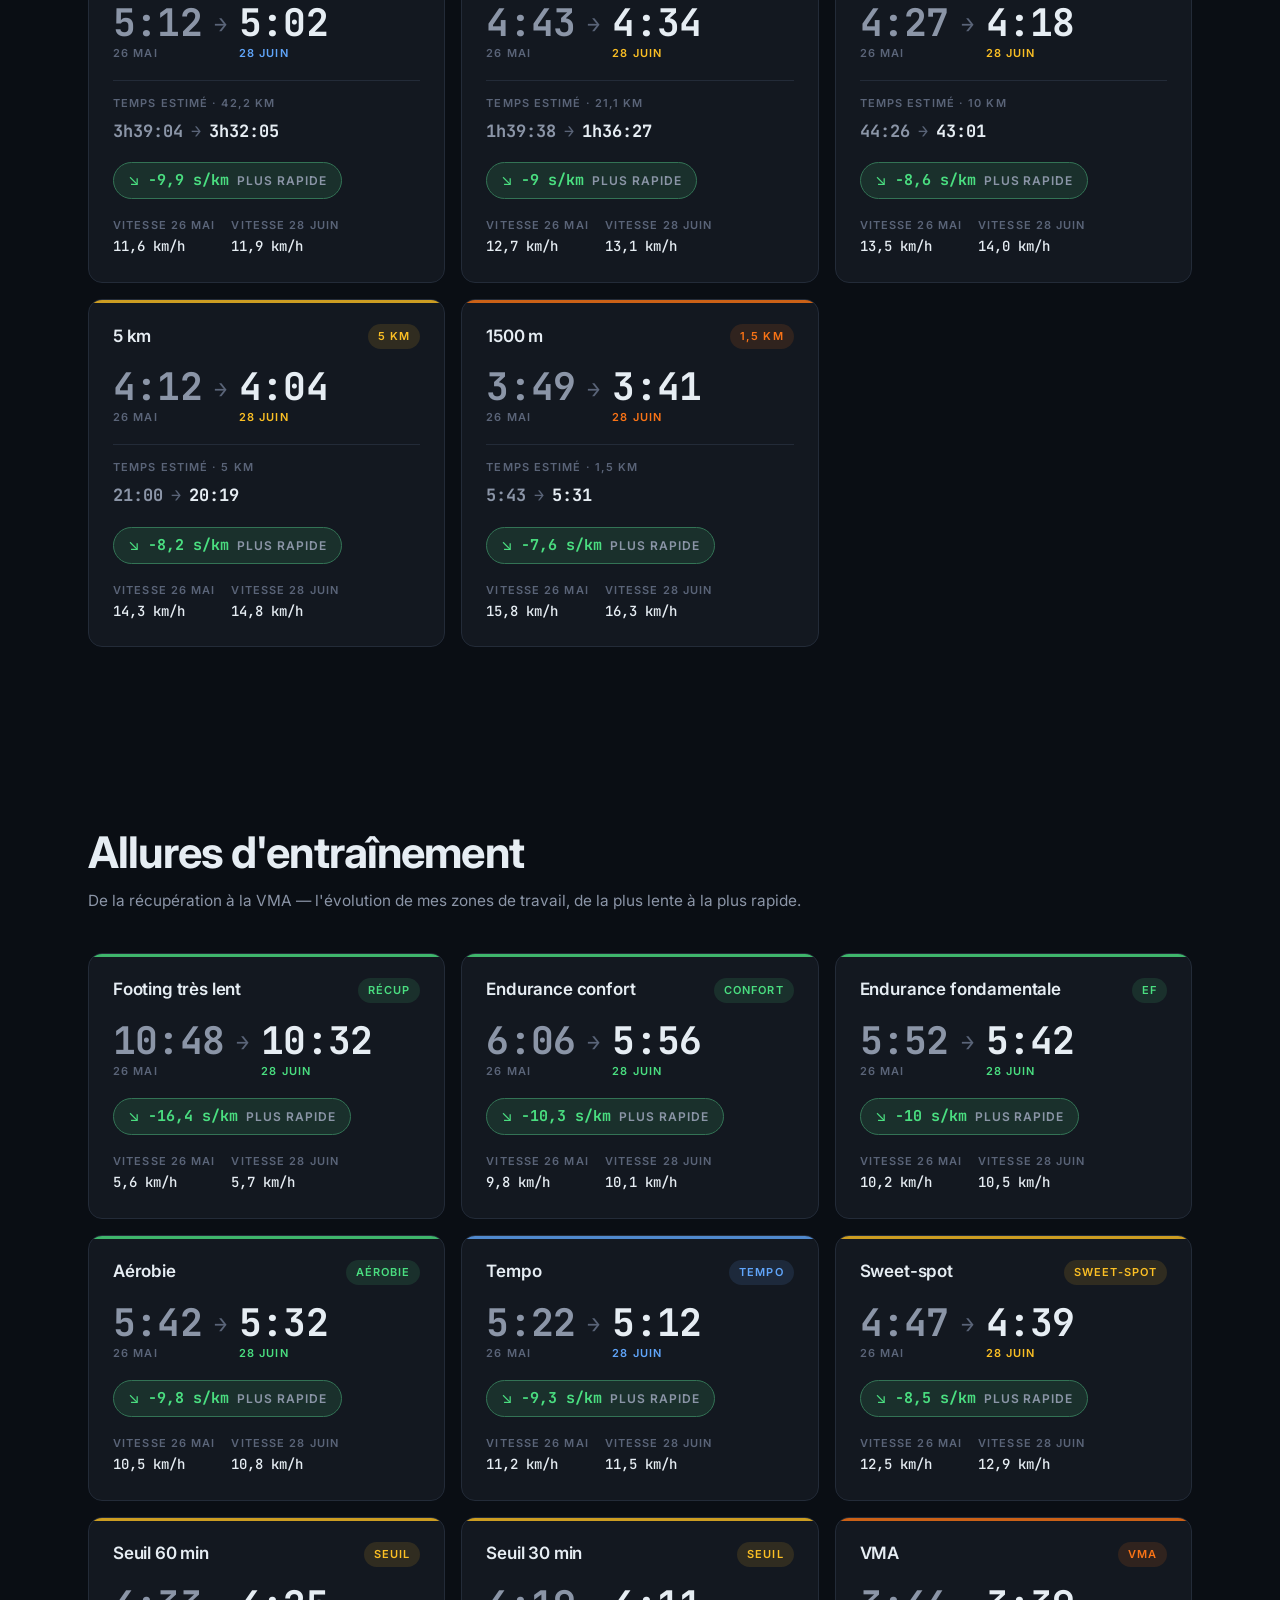
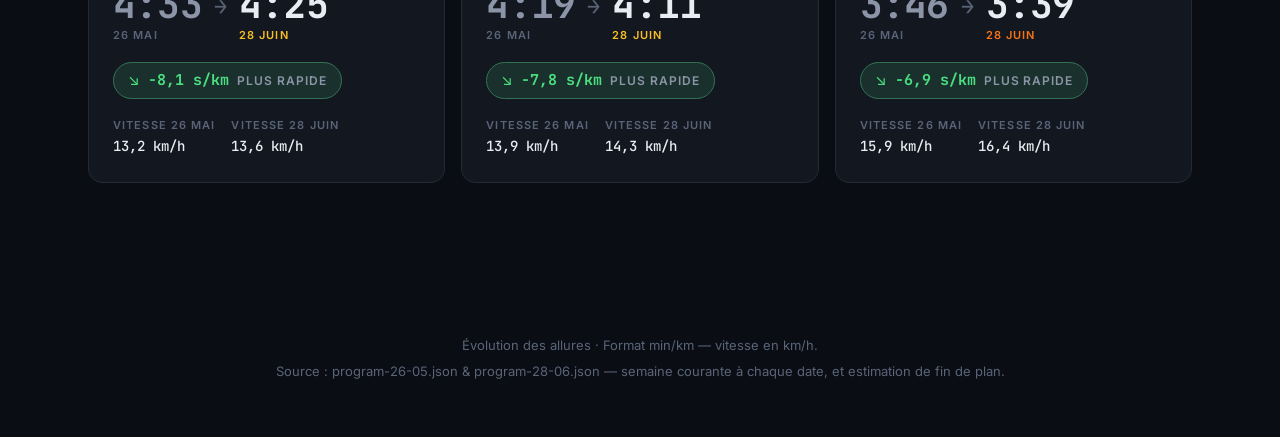
<file: evolution.html>
<!DOCTYPE html>
<html lang="fr">
  <head>
    <meta charset="UTF-8" />
    <meta name="viewport" content="width=device-width, initial-scale=1.0" />
    <title>Évolution des allures · Course à pied</title>
    <meta name="description" content="L'évolution de mes allures de course dans le temps : avant / après entre chaque relevé, en min/km et km/h." />

    <link rel="preconnect" href="https://fonts.googleapis.com" />
    <link rel="preconnect" href="https://fonts.gstatic.com" crossorigin />
    <link
      href="https://fonts.googleapis.com/css2?family=Inter:wght@400;500;600;700;800&family=JetBrains+Mono:wght@500;700&display=swap"
      rel="stylesheet"
    />

    <link rel="stylesheet" href="style.css" />
  </head>

  <body>
    <nav class="site-nav" aria-label="Navigation principale">
      <div class="site-nav__inner">
        <a class="site-nav__brand" href="/">
          <span class="site-nav__brand-dot" aria-hidden="true"></span>
          Mon espace course
        </a>
        <div class="site-nav__links">
          <a class="site-nav__link" href="/">Accueil</a>
          <a class="site-nav__link" href="/allures">Allures</a>
          <a class="site-nav__link" href="/evolution" aria-current="page">Évolution</a>
          <a class="site-nav__link" href="/distance">Distances</a>
        </div>
      </div>
    </nav>

    <header class="hero">
      <div class="hero__inner">
        <p class="hero__eyebrow">Course à pied · Progression dans le temps</p>
        <h1 class="hero__title">
          L'<span class="hero__title-accent">évolution</span> de mes allures
        </h1>
        <p class="hero__subtitle">
          Trois regards sur mes allures : ma <strong>progression réelle</strong>
          d'un relevé à l'autre, l'écart entre ce qui était
          <strong>prévu</strong> et le <strong>réel</strong> du jour, et la
          marche entre mes allures <strong>actuelles</strong> et celles
          <strong>estimées</strong> en fin de plan.
        </p>
      </div>
    </header>

    <main>
      <div class="evo-tabs" role="tablist" aria-label="Choix de la comparaison">
        <button
          class="evo-tab"
          type="button"
          role="tab"
          id="evo-tab-progress"
          data-tab="progress"
          aria-controls="evo-panel"
          aria-selected="true"
        >
          Au début <span class="evo-tab__arrow" aria-hidden="true">→</span> maintenant
        </button>
        <button
          class="evo-tab"
          type="button"
          role="tab"
          id="evo-tab-forecast"
          data-tab="forecast"
          aria-controls="evo-panel"
          aria-selected="false"
          tabindex="-1"
        >
          Prévu <span class="evo-tab__arrow" aria-hidden="true">→</span> réel
        </button>
        <button
          class="evo-tab"
          type="button"
          role="tab"
          id="evo-tab-plan"
          data-tab="plan"
          aria-controls="evo-panel"
          aria-selected="false"
          tabindex="-1"
        >
          Actuelles <span class="evo-tab__arrow" aria-hidden="true">→</span> estimées
        </button>
      </div>

      <div id="evo-panel" role="tabpanel" tabindex="0" aria-labelledby="evo-tab-progress">
      <section class="section section--intro" aria-labelledby="summary-title">
        <div class="section__header">
          <h2 id="summary-title" class="section__title" data-cmp-title>En bref</h2>
          <p class="section__subtitle" data-cmp-subtitle></p>
        </div>
        <ul class="intro-grid" data-summary></ul>
      </section>

      <section class="section" aria-labelledby="competition-title">
        <div class="section__header">
          <h2 id="competition-title" class="section__title">Allures de compétition</h2>
          <p class="section__subtitle">
            Mes allures cibles sur les distances officielles. Une flèche
            <span class="evo-legend evo-legend--faster">↘ verte</span> signale un
            gain (allure plus rapide),
            <span class="evo-legend evo-legend--slower">↗ rouge</span> une allure
            plus lente.
          </p>
        </div>
        <div class="cards" data-grid="competition"></div>
      </section>

      <section class="section section--calculator" aria-labelledby="training-title">
        <div class="section__header">
          <h2 id="training-title" class="section__title">Allures d'entraînement</h2>
          <p class="section__subtitle">
            De la récupération à la VMA — l'évolution de mes zones de travail,
            de la plus lente à la plus rapide.
          </p>
        </div>
        <div class="cards" data-grid="training"></div>
      </section>
      </div>
    </main>

    <footer class="footer">
      <p>Évolution des allures · Format min/km — vitesse en km/h.</p>
      <p class="footer__date">
        Source : program-26-05.json &amp; program-28-06.json — semaine courante à
        chaque date, et estimation de fin de plan.
      </p>
    </footer>

    <script src="evolution.js" defer></script>
  </body>
</html>
</file>
<file: style.css>
:root {
  --bg: #0a0e14;
  --bg-gradient: radial-gradient(
      ellipse 80% 50% at 50% -10%,
      rgba(96, 165, 250, 0.12),
      transparent 60%
    ),
    radial-gradient(
      ellipse 60% 40% at 90% 10%,
      rgba(249, 115, 22, 0.08),
      transparent 60%
    );
  --surface: #131820;
  --surface-elevated: #1a212c;
  --surface-hover: #1f2733;
  --border: #232b38;
  --border-strong: #2f3a4a;
  --text: #e6edf3;
  --text-muted: #8b95a7;
  --text-dim: #5a6478;

  --zone-easy: #4ade80;
  --zone-tempo: #60a5fa;
  --zone-threshold: #fbbf24;
  --zone-vma: #f97316;
  --zone-sprint: #ef4444;

  --font-sans: "Inter", system-ui, -apple-system, Segoe UI, Roboto, sans-serif;
  --font-mono: "JetBrains Mono", ui-monospace, SFMono-Regular, Menlo, monospace;

  --radius: 14px;
  --radius-lg: 20px;
  --shadow-card: 0 1px 0 rgba(255, 255, 255, 0.03) inset,
    0 10px 30px -15px rgba(0, 0, 0, 0.6);

  --max-width: 1200px;
  --gutter: clamp(20px, 4vw, 48px);
}

*,
*::before,
*::after {
  box-sizing: border-box;
}

html {
  scroll-behavior: smooth;
}

body {
  margin: 0;
  background: var(--bg);
  background-image: var(--bg-gradient);
  background-attachment: fixed;
  color: var(--text);
  font-family: var(--font-sans);
  font-size: 16px;
  line-height: 1.55;
  -webkit-font-smoothing: antialiased;
  text-rendering: optimizeLegibility;
}

h1,
h2,
h3 {
  margin: 0;
  letter-spacing: -0.02em;
  line-height: 1.15;
}

p {
  margin: 0;
}

a {
  color: inherit;
}

/* ---------- SITE NAV ---------- */

.site-nav {
  position: sticky;
  top: 0;
  z-index: 50;
  background: color-mix(in srgb, var(--bg) 80%, transparent);
  backdrop-filter: blur(12px);
  -webkit-backdrop-filter: blur(12px);
  border-bottom: 1px solid var(--border);
}

.site-nav__inner {
  max-width: var(--max-width);
  margin: 0 auto;
  padding: 14px var(--gutter);
  display: flex;
  align-items: center;
  justify-content: space-between;
  gap: 16px;
}

.site-nav__brand {
  display: inline-flex;
  align-items: center;
  gap: 10px;
  font-weight: 700;
  font-size: 15px;
  letter-spacing: -0.01em;
  color: var(--text);
  text-decoration: none;
}

.site-nav__brand-dot {
  width: 10px;
  height: 10px;
  border-radius: 50%;
  background: linear-gradient(
    135deg,
    var(--zone-easy),
    var(--zone-tempo) 40%,
    var(--zone-sprint)
  );
}

.site-nav__links {
  display: flex;
  align-items: center;
  gap: 4px;
}

.site-nav__link {
  padding: 8px 14px;
  border-radius: 99px;
  font-size: 14px;
  font-weight: 500;
  color: var(--text-muted);
  text-decoration: none;
  transition: color 0.2s ease, background-color 0.2s ease;
}

.site-nav__link:hover {
  color: var(--text);
  background: var(--surface);
}

.site-nav__link[aria-current="page"] {
  color: var(--text);
  background: var(--surface-elevated);
}

/* ---------- BUTTON ---------- */

.btn {
  display: inline-flex;
  align-items: center;
  gap: 8px;
  padding: 12px 22px;
  border-radius: 99px;
  border: 1px solid var(--border-strong);
  background: var(--surface);
  color: var(--text);
  font-family: var(--font-sans);
  font-size: 15px;
  font-weight: 600;
  text-decoration: none;
  cursor: pointer;
  transition: border-color 0.2s ease, background-color 0.2s ease,
    transform 0.2s ease;
}

.btn:hover {
  border-color: var(--border-strong);
  background: var(--surface-hover);
  transform: translateY(-2px);
}

.btn:focus-visible {
  outline: none;
  border-color: var(--zone-tempo);
  box-shadow: 0 0 0 3px color-mix(in srgb, var(--zone-tempo) 25%, transparent);
}

.btn--primary {
  border-color: transparent;
  background: var(--zone-tempo);
  color: #06121f;
}

.btn--primary:hover {
  background: color-mix(in srgb, var(--zone-tempo) 88%, white);
}

/* ---------- HERO ---------- */

.hero {
  padding: clamp(80px, 12vw, 140px) var(--gutter) clamp(60px, 8vw, 100px);
  max-width: var(--max-width);
  margin: 0 auto;
}

.hero__inner {
  animation: fadeUp 0.8s ease-out both;
}

.hero__eyebrow {
  font-size: 13px;
  font-weight: 600;
  text-transform: uppercase;
  letter-spacing: 0.18em;
  color: var(--text-muted);
  margin-bottom: 24px;
}

.hero__title {
  font-size: clamp(48px, 9vw, 112px);
  font-weight: 800;
  letter-spacing: -0.04em;
}

.hero__title-accent {
  background: linear-gradient(
    100deg,
    var(--zone-easy),
    var(--zone-tempo) 35%,
    var(--zone-threshold) 65%,
    var(--zone-sprint)
  );
  background-clip: text;
  -webkit-background-clip: text;
  color: transparent;
}

.hero__subtitle {
  max-width: 620px;
  font-size: clamp(16px, 1.4vw, 19px);
  color: var(--text-muted);
  margin-top: 24px;
}

/* ---------- SECTIONS ---------- */

.section {
  max-width: var(--max-width);
  margin: 0 auto;
  padding: clamp(48px, 7vw, 96px) var(--gutter);
}

.section__header {
  margin-bottom: 40px;
  max-width: 720px;
}

.section__title {
  font-size: clamp(28px, 3.4vw, 44px);
  font-weight: 700;
}

.section__subtitle {
  margin-top: 12px;
  color: var(--text-muted);
  font-size: clamp(15px, 1.2vw, 17px);
}

/* ---------- TOGGLE ---------- */

.toggle {
  display: inline-flex;
  align-items: center;
  gap: 12px;
  margin-top: 20px;
  padding: 8px 16px 8px 8px;
  background: var(--surface);
  border: 1px solid var(--border);
  border-radius: 99px;
  color: var(--text-muted);
  font-family: var(--font-sans);
  font-size: 14px;
  font-weight: 500;
  cursor: pointer;
  transition: border-color 0.2s ease, color 0.2s ease, background-color 0.2s ease;
}

.toggle:hover {
  border-color: var(--border-strong);
  color: var(--text);
}

.toggle:focus-visible {
  outline: none;
  border-color: var(--zone-tempo);
  box-shadow: 0 0 0 3px color-mix(in srgb, var(--zone-tempo) 25%, transparent);
}

.toggle__switch {
  position: relative;
  width: 36px;
  height: 20px;
  border-radius: 99px;
  background: var(--border);
  transition: background-color 0.2s ease;
  flex-shrink: 0;
}

.toggle__knob {
  position: absolute;
  top: 2px;
  left: 2px;
  width: 16px;
  height: 16px;
  border-radius: 50%;
  background: var(--text-muted);
  transition: transform 0.2s ease, background-color 0.2s ease;
}

.toggle[aria-pressed="true"] {
  color: var(--text);
  background: color-mix(in srgb, var(--zone-tempo) 12%, var(--surface));
  border-color: color-mix(in srgb, var(--zone-tempo) 35%, var(--border));
}

.toggle[aria-pressed="true"] .toggle__switch {
  background: var(--zone-tempo);
}

.toggle[aria-pressed="true"] .toggle__knob {
  transform: translateX(16px);
  background: #fff;
}

/* ---------- INTRO ---------- */

.intro-grid {
  list-style: none;
  padding: 0;
  margin: 0;
  display: grid;
  grid-template-columns: 1fr;
  gap: 16px;
}

@media (min-width: 640px) {
  .intro-grid {
    grid-template-columns: repeat(2, 1fr);
  }
}

@media (min-width: 1024px) {
  .intro-grid {
    grid-template-columns: repeat(4, 1fr);
  }
}

.intro-item {
  background: var(--surface);
  border: 1px solid var(--border);
  border-radius: var(--radius);
  padding: 22px 22px 20px;
  display: flex;
  flex-direction: column;
  gap: 8px;
  position: relative;
  transition: border-color 0.2s ease, transform 0.2s ease;
}

.intro-item::before {
  content: "";
  position: absolute;
  top: 0;
  left: 22px;
  right: 22px;
  height: 2px;
  background: linear-gradient(
    90deg,
    var(--zone-easy),
    var(--zone-tempo),
    var(--zone-threshold),
    var(--zone-vma),
    var(--zone-sprint)
  );
  opacity: 0.4;
  border-radius: 0 0 2px 2px;
}

.intro-item:hover {
  border-color: var(--border-strong);
  transform: translateY(-2px);
}

.intro-item__value {
  font-family: var(--font-mono);
  font-size: 30px;
  font-weight: 700;
  color: var(--text);
  letter-spacing: -0.01em;
  line-height: 1.1;
}

.intro-item__unit {
  font-family: var(--font-sans);
  font-size: 13px;
  font-weight: 500;
  color: var(--text-muted);
  margin-left: 6px;
}

.intro-item__arrow {
  color: var(--text-dim);
  font-weight: 400;
  margin: 0 2px;
}

.intro-item__label {
  font-size: 12px;
  font-weight: 600;
  text-transform: uppercase;
  letter-spacing: 0.12em;
  color: var(--text-muted);
}

.intro-item__desc {
  font-size: 14px;
  color: var(--text-muted);
  line-height: 1.5;
}

/* ---------- SPECTRUM ---------- */

.section--spectrum {
  padding-top: clamp(24px, 4vw, 48px);
}

.spectrum {
  position: relative;
  margin: 0;
  padding: 32px 0 16px;
  background: var(--surface);
  border: 1px solid var(--border);
  border-radius: var(--radius-lg);
  box-shadow: var(--shadow-card);
}

.spectrum__svg {
  width: 100%;
  height: 160px;
  display: block;
  overflow: visible;
}

.spectrum__axis {
  stroke: var(--border-strong);
  stroke-width: 2;
  stroke-linecap: round;
}

.spectrum__point {
  cursor: pointer;
  outline: none;
}

.spectrum__point .spectrum__range {
  transition: opacity 0.2s ease;
}

.spectrum__point .spectrum__dot {
  transition: r 0.2s ease;
}

.spectrum__point:hover .spectrum__range,
.spectrum__point:focus .spectrum__range {
  opacity: 0.7;
}

.spectrum__point:hover .spectrum__dot,
.spectrum__point:focus .spectrum__dot {
  r: 7;
}

.spectrum__labels {
  display: flex;
  justify-content: space-between;
  padding: 0 32px;
  font-size: 12px;
  color: var(--text-dim);
  text-transform: uppercase;
  letter-spacing: 0.12em;
  font-weight: 600;
}

.spectrum__tooltip {
  position: absolute;
  display: flex;
  flex-direction: column;
  gap: 2px;
  background: var(--surface-elevated);
  border: 1px solid var(--border-strong);
  border-radius: 10px;
  padding: 10px 14px;
  font-size: 13px;
  white-space: nowrap;
  pointer-events: none;
  transform: translate(-50%, -100%);
  z-index: 10;
  box-shadow: 0 12px 30px -10px rgba(0, 0, 0, 0.6);
}

.spectrum__tooltip[hidden] {
  display: none;
}

.spectrum__tooltip strong {
  font-weight: 600;
  font-size: 13px;
  color: var(--text);
}

.spectrum__tooltip span {
  color: var(--text-muted);
  font-family: var(--font-mono);
  font-size: 12px;
}

/* ---------- CARDS ---------- */

.cards {
  display: grid;
  grid-template-columns: 1fr;
  gap: 16px;
}

@media (min-width: 640px) {
  .cards {
    grid-template-columns: repeat(2, 1fr);
  }
}

@media (min-width: 1024px) {
  .cards {
    grid-template-columns: repeat(3, 1fr);
  }
}

.card {
  position: relative;
  background: var(--surface);
  border: 1px solid var(--border);
  border-radius: var(--radius);
  padding: 24px;
  display: flex;
  flex-direction: column;
  gap: 16px;
  transition: transform 0.25s ease, border-color 0.25s ease,
    box-shadow 0.25s ease, background-color 0.25s ease;
  overflow: hidden;
  isolation: isolate;
}

.card::before {
  content: "";
  position: absolute;
  inset: 0;
  background: radial-gradient(
    circle at top right,
    var(--card-color, transparent),
    transparent 60%
  );
  opacity: 0;
  transition: opacity 0.3s ease;
  pointer-events: none;
  z-index: -1;
}

.card:hover {
  transform: translateY(-3px);
  border-color: var(--card-color, var(--border-strong));
  background: var(--surface-hover);
  box-shadow: 0 20px 40px -20px rgba(0, 0, 0, 0.6),
    0 0 0 1px var(--card-color, transparent) inset;
}

.card:hover::before {
  opacity: 0.1;
}

.card__zone-bar {
  position: absolute;
  top: 0;
  left: 0;
  right: 0;
  height: 3px;
  background: var(--card-color, var(--border));
  opacity: 0.8;
}

.card__head {
  display: flex;
  align-items: center;
  justify-content: space-between;
  gap: 12px;
}

.card__name {
  font-size: 17px;
  font-weight: 600;
  letter-spacing: -0.01em;
}

.card__tag {
  font-size: 11px;
  font-weight: 600;
  text-transform: uppercase;
  letter-spacing: 0.1em;
  color: var(--card-color, var(--text-muted));
  background: color-mix(in srgb, var(--card-color, transparent) 12%, transparent);
  padding: 4px 10px;
  border-radius: 99px;
  white-space: nowrap;
}

.card__pace {
  font-family: var(--font-mono);
  font-size: clamp(36px, 4.5vw, 48px);
  font-weight: 700;
  letter-spacing: -0.02em;
  line-height: 1;
  color: var(--text);
}

.card__pace-unit {
  font-size: 14px;
  font-weight: 500;
  color: var(--text-muted);
  margin-left: 6px;
  font-family: var(--font-sans);
}

.card__range {
  display: inline-flex;
  align-items: center;
  gap: 8px;
  font-family: var(--font-mono);
  font-size: 14px;
  color: var(--text-muted);
  padding: 8px 12px;
  background: color-mix(in srgb, var(--card-color, var(--border)) 8%, transparent);
  border: 1px solid color-mix(in srgb, var(--card-color, var(--border)) 25%, transparent);
  border-radius: 99px;
  align-self: flex-start;
}

.card__range-dot {
  width: 6px;
  height: 6px;
  border-radius: 50%;
  background: var(--card-color, var(--text-muted));
  flex-shrink: 0;
}

.card__range-value {
  font-weight: 600;
  color: var(--text);
}

.card__range-sep {
  color: var(--text-dim);
  font-weight: 400;
}

.card__range-unit {
  font-family: var(--font-sans);
  font-size: 12px;
  color: var(--text-dim);
}

.card__meta {
  display: flex;
  flex-wrap: wrap;
  gap: 16px;
  font-size: 13px;
  color: var(--text-muted);
}

.card__meta-item {
  display: flex;
  flex-direction: column;
  gap: 2px;
}

.card__meta-label {
  font-size: 11px;
  text-transform: uppercase;
  letter-spacing: 0.1em;
  color: var(--text-dim);
  font-weight: 600;
}

.card__meta-value {
  font-family: var(--font-mono);
  font-size: 14px;
  color: var(--text);
  font-weight: 500;
}

.card__race {
  display: flex;
  align-items: baseline;
  flex-wrap: wrap;
  gap: 8px 12px;
  padding: 14px 16px;
  background: color-mix(in srgb, var(--card-color, var(--border)) 8%, transparent);
  border: 1px solid color-mix(in srgb, var(--card-color, var(--border)) 22%, transparent);
  border-radius: 12px;
}

.card__race-label {
  flex-basis: 100%;
  font-size: 11px;
  font-weight: 600;
  text-transform: uppercase;
  letter-spacing: 0.1em;
  color: var(--text-dim);
}

.card__race-value {
  font-family: var(--font-mono);
  font-size: 22px;
  font-weight: 700;
  color: var(--text);
  letter-spacing: -0.01em;
}

.card__race-range {
  font-family: var(--font-mono);
  font-size: 12px;
  color: var(--text-muted);
}

.card__race-sep {
  color: var(--text-dim);
  margin: 0 2px;
}

.card__description {
  font-size: 14px;
  color: var(--text-muted);
  line-height: 1.5;
}

/* ---------- CALCULATOR ---------- */

.section--calculator {
  padding-bottom: clamp(80px, 10vw, 120px);
}

.calculator {
  background: var(--surface);
  border: 1px solid var(--border);
  border-radius: var(--radius-lg);
  padding: clamp(24px, 3vw, 36px);
  display: grid;
  grid-template-columns: 1fr;
  gap: 20px;
  box-shadow: var(--shadow-card);
}

@media (min-width: 768px) {
  .calculator {
    grid-template-columns: 1fr 1fr 1.4fr;
    align-items: end;
  }
}

.calculator__field {
  display: flex;
  flex-direction: column;
  gap: 8px;
}

.calculator__field label {
  font-size: 12px;
  font-weight: 600;
  text-transform: uppercase;
  letter-spacing: 0.12em;
  color: var(--text-muted);
}

.calculator__field select,
.calculator__field input {
  background: var(--bg);
  border: 1px solid var(--border-strong);
  border-radius: 10px;
  padding: 12px 14px;
  color: var(--text);
  font-family: var(--font-mono);
  font-size: 15px;
  font-weight: 500;
  transition: border-color 0.2s ease, background-color 0.2s ease;
  width: 100%;
}

.calculator__field select:focus,
.calculator__field input:focus {
  outline: none;
  border-color: var(--zone-tempo);
  background: var(--surface);
}

.calculator__result {
  background: var(--surface-elevated);
  border: 1px solid var(--border-strong);
  border-radius: 12px;
  padding: 18px 22px;
  display: flex;
  flex-direction: column;
  gap: 4px;
}

.calculator__result-label {
  font-size: 11px;
  font-weight: 600;
  text-transform: uppercase;
  letter-spacing: 0.12em;
  color: var(--text-muted);
}

.calculator__result-value {
  font-family: var(--font-mono);
  font-size: clamp(28px, 3vw, 36px);
  font-weight: 700;
  letter-spacing: -0.01em;
  color: var(--text);
}

.calculator__result-meta {
  font-size: 12px;
  color: var(--text-dim);
  font-family: var(--font-mono);
}

/* ---------- FOOTER ---------- */

.footer {
  max-width: var(--max-width);
  margin: 0 auto;
  padding: 32px var(--gutter) 56px;
  font-size: 13px;
  color: var(--text-dim);
  text-align: center;
  display: flex;
  flex-direction: column;
  gap: 6px;
}

.footer__date time {
  font-family: var(--font-mono);
  color: var(--text-muted);
}

/* ---------- CHART ---------- */

.chart {
  position: relative;
  margin: 0;
  padding: 24px clamp(12px, 2vw, 24px) 16px;
  background: var(--surface);
  border: 1px solid var(--border);
  border-radius: var(--radius-lg);
  box-shadow: var(--shadow-card);
}

.chart__svg {
  width: 100%;
  height: auto;
  display: block;
  overflow: visible;
}

.chart__grid-line {
  stroke: var(--border);
  stroke-width: 1;
}

.chart__grid-label {
  fill: var(--text-dim);
  font-family: var(--font-mono);
  font-size: 11px;
}

.chart__week-label {
  fill: var(--text-dim);
  font-family: var(--font-mono);
  font-size: 11px;
}

.chart__bar {
  cursor: pointer;
  outline: none;
}

.chart__bar-total {
  fill: color-mix(in srgb, var(--bar-color, var(--zone-tempo)) 18%, transparent);
  stroke: color-mix(in srgb, var(--bar-color, var(--zone-tempo)) 55%, transparent);
  stroke-width: 1.5;
  transition: fill 0.2s ease;
}

.chart__bar-long {
  fill: var(--bar-color, var(--zone-tempo));
  transition: opacity 0.2s ease;
}

.chart__bar:hover .chart__bar-total,
.chart__bar:focus .chart__bar-total {
  fill: color-mix(in srgb, var(--bar-color, var(--zone-tempo)) 30%, transparent);
}

.chart__flag {
  fill: var(--text-muted);
  font-size: 11px;
  font-family: var(--font-sans);
}

.chart__phase-bar {
  opacity: 0.85;
}

.chart__phase-label {
  font-family: var(--font-sans);
  font-size: 11px;
  font-weight: 600;
  text-transform: uppercase;
  letter-spacing: 0.08em;
}

.chart__line {
  fill: none;
  stroke: var(--zone-tempo);
  stroke-width: 2.5;
  stroke-linecap: round;
  stroke-linejoin: round;
}

.chart__dot {
  fill: var(--bar-color, var(--zone-tempo));
  stroke: var(--surface);
  stroke-width: 2;
  cursor: pointer;
  outline: none;
  transition: r 0.2s ease;
}

.chart__dot:hover,
.chart__dot:focus {
  r: 7;
}

.chart__legend {
  display: flex;
  flex-wrap: wrap;
  gap: 16px;
  padding: 16px 8px 4px;
}

.chart__legend-item {
  display: inline-flex;
  align-items: center;
  gap: 8px;
  font-size: 13px;
  color: var(--text-muted);
}

.chart__legend-dot {
  width: 12px;
  height: 12px;
  border-radius: 3px;
  flex-shrink: 0;
}

.chart__tooltip {
  position: absolute;
  display: flex;
  flex-direction: column;
  gap: 2px;
  background: var(--surface-elevated);
  border: 1px solid var(--border-strong);
  border-radius: 10px;
  padding: 10px 14px;
  font-size: 13px;
  white-space: nowrap;
  pointer-events: none;
  transform: translate(-50%, -100%);
  z-index: 10;
  box-shadow: 0 12px 30px -10px rgba(0, 0, 0, 0.6);
}

.chart__tooltip[hidden] {
  display: none;
}

.chart__tooltip strong {
  font-weight: 600;
  color: var(--text);
}

.chart__tooltip span {
  color: var(--text-muted);
  font-family: var(--font-mono);
  font-size: 12px;
}

.chart__tooltip-change.is-down {
  color: var(--zone-sprint);
}

.chart__down {
  color: var(--zone-sprint);
  font-family: var(--font-mono);
}

/* ---------- NAV HUB (landing) ---------- */

.nav-grid {
  display: grid;
  grid-template-columns: repeat(auto-fit, minmax(280px, 1fr));
  gap: 20px;
}

.nav-card {
  display: flex;
  flex-direction: column;
  gap: 12px;
  padding: 32px;
  background: var(--surface);
  border: 1px solid var(--border);
  border-radius: var(--radius-lg);
  box-shadow: var(--shadow-card);
  text-decoration: none;
  color: inherit;
  transition: border-color 0.25s ease, background 0.25s ease,
    transform 0.25s ease;
}

.nav-card:hover {
  background: var(--surface-hover);
  border-color: var(--border-strong);
  transform: translateY(-3px);
}

.nav-card--soon {
  pointer-events: none;
  opacity: 0.55;
}

.nav-card__tag {
  align-self: flex-start;
  font-family: var(--font-mono);
  font-size: 11px;
  font-weight: 700;
  text-transform: uppercase;
  letter-spacing: 0.12em;
  color: var(--text-dim);
  padding: 4px 10px;
  border: 1px solid var(--border);
  border-radius: 99px;
}

.nav-card__title {
  font-size: 24px;
  font-weight: 700;
}

.nav-card__desc {
  color: var(--text-muted);
  font-size: 15px;
}

.nav-card__cta {
  margin-top: 4px;
  font-weight: 600;
  color: var(--zone-tempo);
}

/* ---------- ANIMATIONS ---------- */

@keyframes fadeUp {
  from {
    opacity: 0;
    transform: translateY(20px);
  }
  to {
    opacity: 1;
    transform: translateY(0);
  }
}

.reveal {
  opacity: 0;
  transform: translateY(16px);
  transition: opacity 0.6s ease, transform 0.6s ease;
}

.reveal.is-visible {
  opacity: 1;
  transform: translateY(0);
}

@media (prefers-reduced-motion: reduce) {
  *,
  *::before,
  *::after {
    animation-duration: 0.01ms !important;
    animation-iteration-count: 1 !important;
    transition-duration: 0.01ms !important;
    scroll-behavior: auto !important;
  }
}

/* ---------- EVOLUTION ---------- */

/* Segmented control to switch between the two comparisons */
.evo-tabs {
  max-width: var(--max-width);
  margin: 0 auto;
  padding: clamp(28px, 5vw, 44px) var(--gutter) 0;
  display: flex;
  flex-wrap: wrap;
  gap: 8px;
}

.evo-tab {
  flex: 1 1 auto;
  min-width: 0;
  display: inline-flex;
  align-items: center;
  justify-content: center;
  gap: 8px;
  padding: 12px 18px;
  font-family: var(--font-sans);
  font-size: 14px;
  font-weight: 600;
  color: var(--text-muted);
  background: var(--surface);
  border: 1px solid var(--border);
  border-radius: 99px;
  cursor: pointer;
  transition: color 0.2s ease, background 0.2s ease, border-color 0.2s ease,
    transform 0.2s ease;
}

.evo-tab:hover {
  color: var(--text);
  border-color: var(--border-strong);
  transform: translateY(-1px);
}

.evo-tab:focus-visible {
  outline: none;
  border-color: var(--zone-tempo);
  box-shadow: 0 0 0 3px color-mix(in srgb, var(--zone-tempo) 25%, transparent);
}

.evo-tab__arrow {
  font-family: var(--font-mono);
  color: var(--text-dim);
}

.evo-tab[aria-selected="true"] {
  color: var(--text);
  background: color-mix(in srgb, var(--zone-tempo) 14%, var(--surface));
  border-color: color-mix(in srgb, var(--zone-tempo) 45%, var(--border));
}

.evo-tab[aria-selected="true"] .evo-tab__arrow {
  color: var(--zone-tempo);
}

.evo-card {
  gap: 18px;
}

/* Timeline of dated readings: pace value over its date, linked by arrows.
   Scales naturally as more snapshots are added (wraps on narrow screens). */
.evo-track {
  display: flex;
  flex-wrap: wrap;
  align-items: flex-end;
  gap: 10px 12px;
}

.evo-step {
  display: flex;
  flex-direction: column;
  gap: 4px;
}

.evo-step__pace {
  font-family: var(--font-mono);
  font-size: clamp(28px, 4vw, 38px);
  font-weight: 700;
  line-height: 1;
  letter-spacing: -0.02em;
  color: var(--text-muted);
}

.evo-step--current .evo-step__pace {
  color: var(--text);
}

.evo-step__date {
  font-size: 11px;
  font-weight: 600;
  text-transform: uppercase;
  letter-spacing: 0.1em;
  color: var(--text-dim);
}

.evo-step--current .evo-step__date {
  color: var(--card-color, var(--text-muted));
}

.evo-arrow {
  font-family: var(--font-mono);
  font-size: 22px;
  color: var(--text-dim);
  line-height: 1;
  align-self: center;
  padding-bottom: 14px;
}

/* Estimated race time per reading (competition cards only) */
.evo-race {
  display: flex;
  flex-direction: column;
  gap: 6px;
  padding-top: 14px;
  border-top: 1px solid var(--border);
}

.evo-race__label {
  font-size: 11px;
  font-weight: 600;
  text-transform: uppercase;
  letter-spacing: 0.1em;
  color: var(--text-dim);
}

.evo-race__values {
  display: flex;
  flex-wrap: wrap;
  align-items: center;
  gap: 8px;
  font-family: var(--font-mono);
  font-size: 17px;
  font-weight: 700;
  color: var(--text-muted);
}

.evo-race__time--current {
  color: var(--text);
}

.evo-race__arrow {
  color: var(--text-dim);
  font-weight: 400;
}

/* Overall change badge (first → last reading) */
.evo-delta {
  display: inline-flex;
  align-items: baseline;
  gap: 8px;
  align-self: flex-start;
  padding: 6px 14px;
  border-radius: 99px;
  border: 1px solid var(--border);
  background: var(--surface-elevated);
}

.evo-delta__arrow {
  font-size: 15px;
  line-height: 1;
}

.evo-delta__value {
  font-family: var(--font-mono);
  font-size: 15px;
  font-weight: 700;
}

.evo-delta__label {
  font-size: 12px;
  font-weight: 600;
  text-transform: uppercase;
  letter-spacing: 0.08em;
  color: var(--text-muted);
}

.evo-delta--faster {
  border-color: color-mix(in srgb, var(--zone-easy) 40%, var(--border));
  background: color-mix(in srgb, var(--zone-easy) 12%, var(--surface));
}
.evo-delta--faster .evo-delta__arrow,
.evo-delta--faster .evo-delta__value {
  color: var(--zone-easy);
}

.evo-delta--slower {
  border-color: color-mix(in srgb, var(--zone-sprint) 40%, var(--border));
  background: color-mix(in srgb, var(--zone-sprint) 12%, var(--surface));
}
.evo-delta--slower .evo-delta__arrow,
.evo-delta--slower .evo-delta__value {
  color: var(--zone-sprint);
}

.evo-delta--flat .evo-delta__arrow,
.evo-delta--flat .evo-delta__value {
  color: var(--text-muted);
}

/* Spacing when a chart follows the comparison tiles, or another chart */
.intro-grid + .chart,
.chart + .chart {
  margin-top: clamp(28px, 4vw, 40px);
}

/* Caption above a chart (used to label the two comparison charts) */
.chart__caption {
  margin-bottom: 14px;
  font-size: 12px;
  font-weight: 600;
  text-transform: uppercase;
  letter-spacing: 0.1em;
  color: var(--text-muted);
}

.chart__caption-note {
  text-transform: none;
  letter-spacing: 0;
  font-weight: 400;
  color: var(--text-dim);
}

/* Grouped comparison bars (two programmes, distance page) */
.chart__cmp-group {
  cursor: pointer;
  outline: none;
}

.chart__cmp-bar {
  transition: opacity 0.15s ease;
}

.chart__cmp-group:hover .chart__cmp-bar,
.chart__cmp-group:focus-visible .chart__cmp-bar {
  opacity: 0.8;
}

/* Visible keyboard focus for interactive SVG nodes (WCAG 2.4.7) — the faint
   fill shift alone wasn't a discernible focus indicator. */
.spectrum__point:focus-visible,
.chart__bar:focus-visible,
.chart__dot:focus-visible,
.chart__cmp-group:focus-visible {
  outline: 2px solid var(--zone-tempo);
  outline-offset: 2px;
}

/* Programme-to-programme distance comparison badge (neutral — more volume is
   neither good nor bad, just the newer plan being a bit bigger). */
.dist-cmp__delta {
  align-self: flex-start;
  font-family: var(--font-mono);
  font-size: 13px;
  font-weight: 700;
  padding: 3px 10px;
  border-radius: 99px;
  border: 1px solid var(--border);
  background: var(--surface-elevated);
  color: var(--text-muted);
}

.dist-cmp__delta--up {
  border-color: color-mix(in srgb, var(--zone-tempo) 40%, var(--border));
  background: color-mix(in srgb, var(--zone-tempo) 12%, var(--surface));
  color: var(--zone-tempo);
}

.dist-cmp__delta--down {
  border-color: color-mix(in srgb, var(--zone-vma) 40%, var(--border));
  background: color-mix(in srgb, var(--zone-vma) 12%, var(--surface));
  color: var(--zone-vma);
}

/* Inline legend chips in the section subtitles */
.evo-legend {
  font-weight: 600;
  white-space: nowrap;
}
.evo-legend--faster {
  color: var(--zone-easy);
}
.evo-legend--slower {
  color: var(--zone-sprint);
}
</file>
